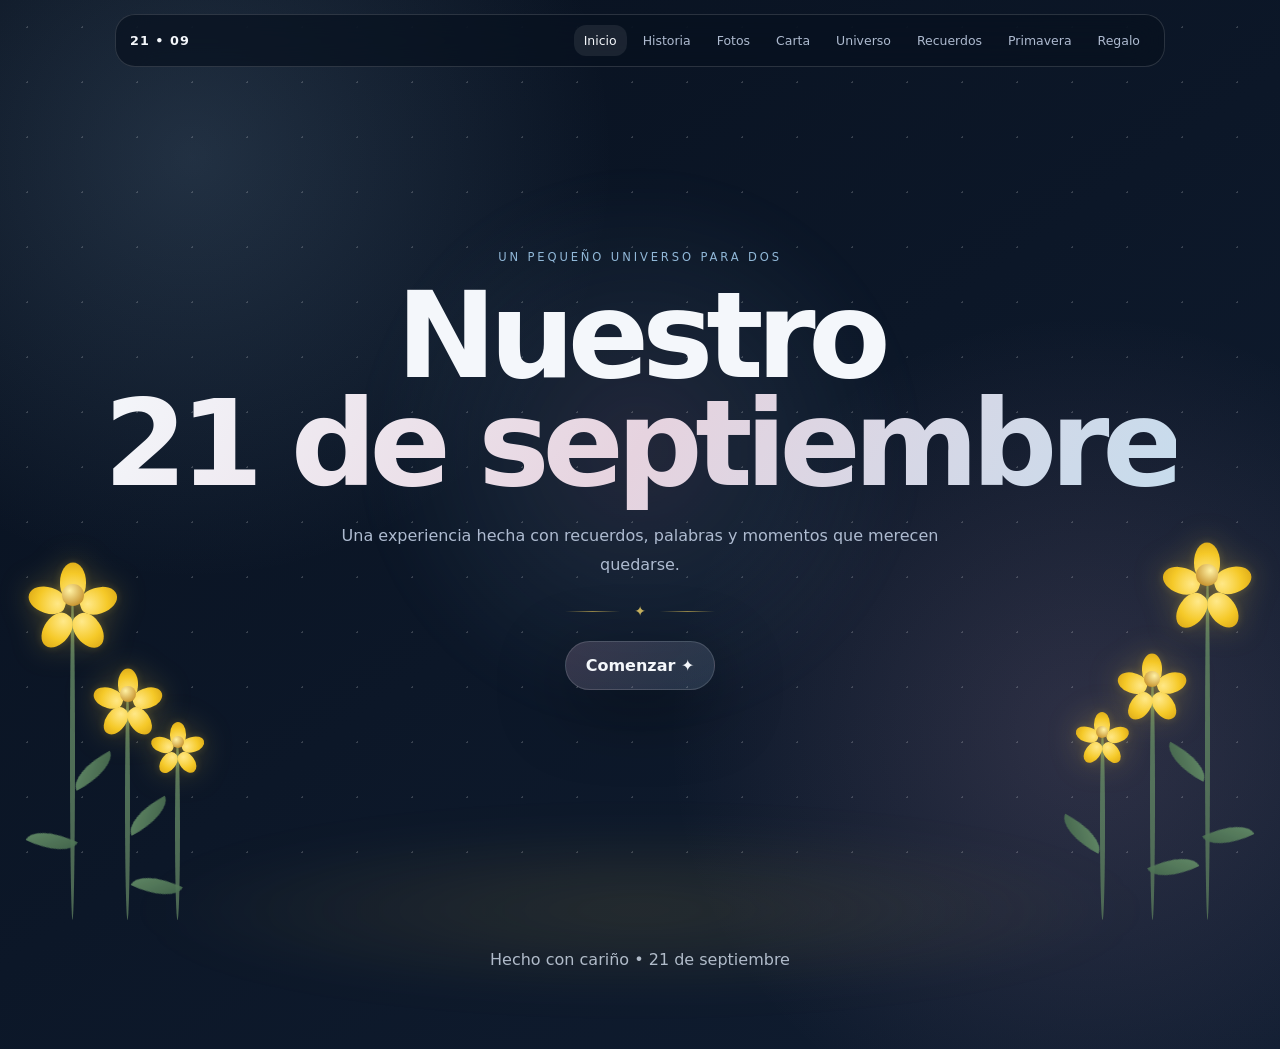
<file: regalo_21_septiembre/index.html>
<!doctype html>
<html lang="es">

<head>
    <meta charset="utf-8">
    <meta name="viewport" content="width=device-width,initial-scale=1">

    <title>Nuestro 21 de septiembre</title>

    <link rel="stylesheet" href="css/style.css">
</head>

<body>

    <nav class="nav">
        <a class="brand" href="index.html">21 • 09</a>

        <div class="navlinks">
            <a class="active" href="index.html">Inicio</a>
            <a href="historia.html">Historia</a>
            <a href="galeria.html">Fotos</a>
            <a href="carta.html">Carta</a>
            <a href="universo.html">Universo</a>
            <a href="recuerdos.html">Recuerdos</a>
            <a href="primavera.html">Primavera</a>
            <a href="final.html">Regalo</a>
        </div>
    </nav>


    <main>

        <section class="hero">

            <!-- Resplandor detrás del contenido -->
            <div class="hero-glow"></div>


            <!-- FLORES LADO IZQUIERDO -->

            <div class="flowers flowers-left">

                <div class="flower-stem stem-1">
                    <div class="leaf leaf-1"></div>
                    <div class="leaf leaf-2"></div>

                    <div class="flower-head">
                        <span class="petal p1"></span>
                        <span class="petal p2"></span>
                        <span class="petal p3"></span>
                        <span class="petal p4"></span>
                        <span class="petal p5"></span>
                        <span class="flower-center"></span>
                    </div>
                </div>


                <div class="flower-stem stem-2">

                    <div class="leaf leaf-1"></div>

                    <div class="flower-head small">
                        <span class="petal p1"></span>
                        <span class="petal p2"></span>
                        <span class="petal p3"></span>
                        <span class="petal p4"></span>
                        <span class="petal p5"></span>
                        <span class="flower-center"></span>
                    </div>

                </div>


                <div class="flower-stem stem-3">

                    <div class="leaf leaf-2"></div>

                    <div class="flower-head tiny">
                        <span class="petal p1"></span>
                        <span class="petal p2"></span>
                        <span class="petal p3"></span>
                        <span class="petal p4"></span>
                        <span class="petal p5"></span>
                        <span class="flower-center"></span>
                    </div>

                </div>

            </div>



            <!-- FLORES LADO DERECHO -->

            <div class="flowers flowers-right">

                <div class="flower-stem stem-4">

                    <div class="leaf leaf-1"></div>
                    <div class="leaf leaf-2"></div>

                    <div class="flower-head">
                        <span class="petal p1"></span>
                        <span class="petal p2"></span>
                        <span class="petal p3"></span>
                        <span class="petal p4"></span>
                        <span class="petal p5"></span>
                        <span class="flower-center"></span>
                    </div>

                </div>


                <div class="flower-stem stem-5">

                    <div class="leaf leaf-2"></div>

                    <div class="flower-head small">
                        <span class="petal p1"></span>
                        <span class="petal p2"></span>
                        <span class="petal p3"></span>
                        <span class="petal p4"></span>
                        <span class="petal p5"></span>
                        <span class="flower-center"></span>
                    </div>

                </div>


                <div class="flower-stem stem-6">

                    <div class="leaf leaf-1"></div>

                    <div class="flower-head tiny">
                        <span class="petal p1"></span>
                        <span class="petal p2"></span>
                        <span class="petal p3"></span>
                        <span class="petal p4"></span>
                        <span class="petal p5"></span>
                        <span class="flower-center"></span>
                    </div>

                </div>

            </div>



            <!-- PÉTALOS QUE FLOTAN -->

            <div class="floating-petals" aria-hidden="true">

                <span class="floating-petal fp1">✦</span>
                <span class="floating-petal fp2">•</span>
                <span class="floating-petal fp3">✦</span>
                <span class="floating-petal fp4">•</span>
                <span class="floating-petal fp5">✦</span>
                <span class="floating-petal fp6">•</span>

            </div>



            <!-- CONTENIDO PRINCIPAL -->

            <div class="hero-content">

                <div class="eyebrow">
                    Un pequeño universo para dos
                </div>

                <h1>
                    Nuestro<br>
                    <span>21 de septiembre</span>
                </h1>

                <p>
                    Una experiencia hecha con recuerdos, palabras
                    y momentos que merecen quedarse.
                </p>


                <!-- PEQUEÑO DETALLE -->

                <div class="spring-symbol">
                    <span></span>
                    <i>✦</i>
                    <span></span>
                </div>


                <a class="btn" href="historia.html">
                    Comenzar ✦
                </a>

            </div>


            <!-- BRILLO INFERIOR -->

            <div class="ground-glow"></div>

        </section>

    </main>


    <footer>
        Hecho con cariño • 21 de septiembre
    </footer>


    <script src="js/script.js"></script>

</body>
</html>
</file>
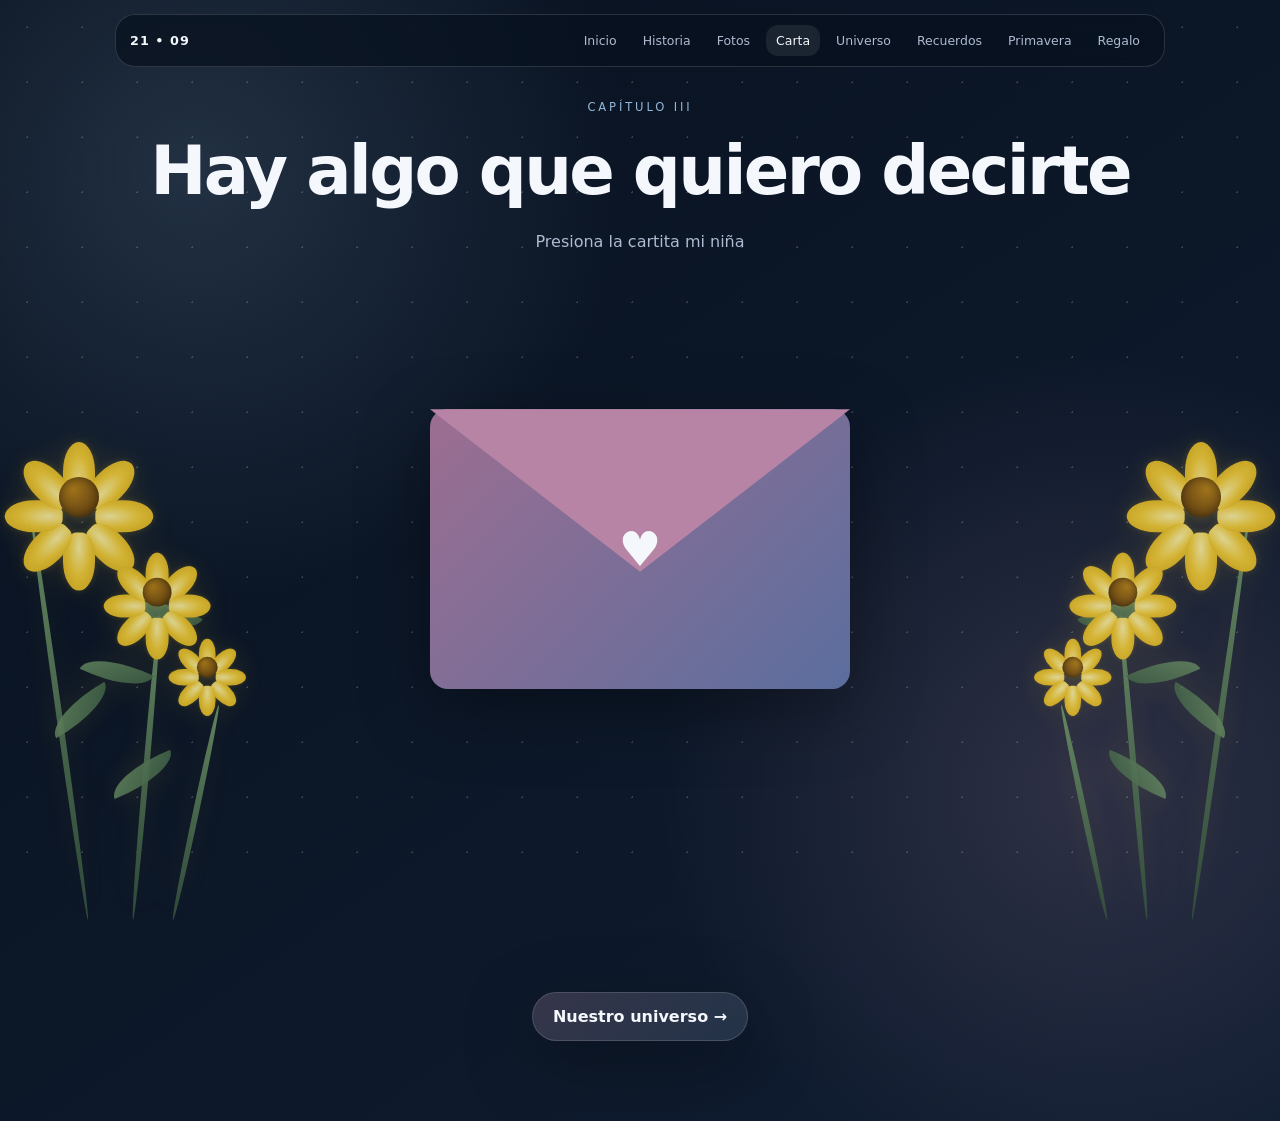
<file: regalo_21_septiembre/carta.html>
<!doctype html>
<html lang="es">

<head>
    <meta charset="utf-8">
    <meta name="viewport" content="width=device-width,initial-scale=1">

    <title>Una carta para ti</title>

    <link rel="stylesheet" href="css/style.css">
</head>

<body>

    <nav class="nav">

        <a class="brand" href="index.html">
            21 • 09
        </a>

        <div class="navlinks">
            <a href="index.html">Inicio</a>
            <a href="historia.html">Historia</a>
            <a href="galeria.html">Fotos</a>
            <a class="active" href="carta.html">Carta</a>
            <a href="universo.html">Universo</a>
            <a href="recuerdos.html">Recuerdos</a>
            <a href="primavera.html">Primavera</a>
            <a href="final.html">Regalo</a>
        </div>

    </nav>


    <!-- =====================================================
         ARREGLO FLORAL IZQUIERDO
         ===================================================== -->

    <div class="letter-garden garden-left">

        <div class="garden-stem gs1"></div>
        <div class="garden-stem gs2"></div>
        <div class="garden-stem gs3"></div>

        <div class="garden-leaf gl1"></div>
        <div class="garden-leaf gl2"></div>
        <div class="garden-leaf gl3"></div>
        <div class="garden-leaf gl4"></div>

        <div class="sunflower flower1">
            <span class="sf-petal p1"></span>
            <span class="sf-petal p2"></span>
            <span class="sf-petal p3"></span>
            <span class="sf-petal p4"></span>
            <span class="sf-petal p5"></span>
            <span class="sf-petal p6"></span>
            <span class="sf-petal p7"></span>
            <span class="sf-petal p8"></span>
            <b></b>
        </div>

        <div class="sunflower flower2 small-flower">
            <span class="sf-petal p1"></span>
            <span class="sf-petal p2"></span>
            <span class="sf-petal p3"></span>
            <span class="sf-petal p4"></span>
            <span class="sf-petal p5"></span>
            <span class="sf-petal p6"></span>
            <span class="sf-petal p7"></span>
            <span class="sf-petal p8"></span>
            <b></b>
        </div>

        <div class="sunflower flower3 tiny-flower">
            <span class="sf-petal p1"></span>
            <span class="sf-petal p2"></span>
            <span class="sf-petal p3"></span>
            <span class="sf-petal p4"></span>
            <span class="sf-petal p5"></span>
            <span class="sf-petal p6"></span>
            <span class="sf-petal p7"></span>
            <span class="sf-petal p8"></span>
            <b></b>
        </div>

    </div>


    <!-- =====================================================
         ARREGLO FLORAL DERECHO
         ===================================================== -->

    <div class="letter-garden garden-right">

        <div class="garden-stem gs1"></div>
        <div class="garden-stem gs2"></div>
        <div class="garden-stem gs3"></div>

        <div class="garden-leaf gl1"></div>
        <div class="garden-leaf gl2"></div>
        <div class="garden-leaf gl3"></div>
        <div class="garden-leaf gl4"></div>

        <div class="sunflower flower1">
            <span class="sf-petal p1"></span>
            <span class="sf-petal p2"></span>
            <span class="sf-petal p3"></span>
            <span class="sf-petal p4"></span>
            <span class="sf-petal p5"></span>
            <span class="sf-petal p6"></span>
            <span class="sf-petal p7"></span>
            <span class="sf-petal p8"></span>
            <b></b>
        </div>

        <div class="sunflower flower2 small-flower">
            <span class="sf-petal p1"></span>
            <span class="sf-petal p2"></span>
            <span class="sf-petal p3"></span>
            <span class="sf-petal p4"></span>
            <span class="sf-petal p5"></span>
            <span class="sf-petal p6"></span>
            <span class="sf-petal p7"></span>
            <span class="sf-petal p8"></span>
            <b></b>
        </div>

        <div class="sunflower flower3 tiny-flower">
            <span class="sf-petal p1"></span>
            <span class="sf-petal p2"></span>
            <span class="sf-petal p3"></span>
            <span class="sf-petal p4"></span>
            <span class="sf-petal p5"></span>
            <span class="sf-petal p6"></span>
            <span class="sf-petal p7"></span>
            <span class="sf-petal p8"></span>
            <b></b>
        </div>

    </div>


    <section>

        <div class="container center">

            <div class="eyebrow">
                Capítulo III
            </div>

            <h2>
                Hay algo que quiero decirte
            </h2>

            <p>
                Presiona la cartita mi niña
            </p>


            <!-- SOBRE -->

            <div class="envelope-wrap">

                <div class="envelope">

                    <div class="env-body"></div>

                    <div class="env-flap"></div>

                    <div class="env-heart">
                        ♥
                    </div>

                </div>

            </div>


            <!-- CARTA -->

            <div class="letter-hidden">

                <article class="letter">

                    <p>
                        Querida <strong>Aracely</strong>:
                    </p>

                    <p>
                        Mi niña preciosa, mi yukosita, gracias por todo.
                        Hoy acaba todo en mi pecho, pero también inicia algo nuevo.
                        Ambos conseguimos algo, un amor verdadero aunque no fuera
                        por siempre. Aun así disfruté todos los días contigo,
                        cada llamada de amanecida, cada mensaje de buenos días
                        y buenas noches, cada pelea y cada beso, cada abrazo
                        y cada te amo, yo te amo y no cambiará.
                    </p>

                    <p>
                        Siempre tenés que cuidarte, no todas las personas pueden
                        llegar a ser como tú. Cuida tus sentimientos como tu cuerpo,
                        siempre mantente tranquila. Tu corazoncito te dolerá,
                        nunca tomes malas decisiones.
                    </p>

                    <p>
                        Mi niña, cuidate, come bien, toma agüita, ¡desayuna!!!
                        y siempre mantente con pensamientos buenos.
                        No tenés que hacerte daño, tampoco llorar por tonterías,
                        siempre una sonrisa mi niña.
                    </p>

                    <p>
                        Con cariño,<br>
                        <strong>Tu niño, Tu ex el pelón jsjsj</strong>
                    </p>

                </article>

            </div>

        </div>

    </section>


    <footer>

        <a class="btn" href="universo.html">
            Nuestro universo →
        </a>

    </footer>


    <script src="js/script.js"></script>

</body>
</html>
</file>
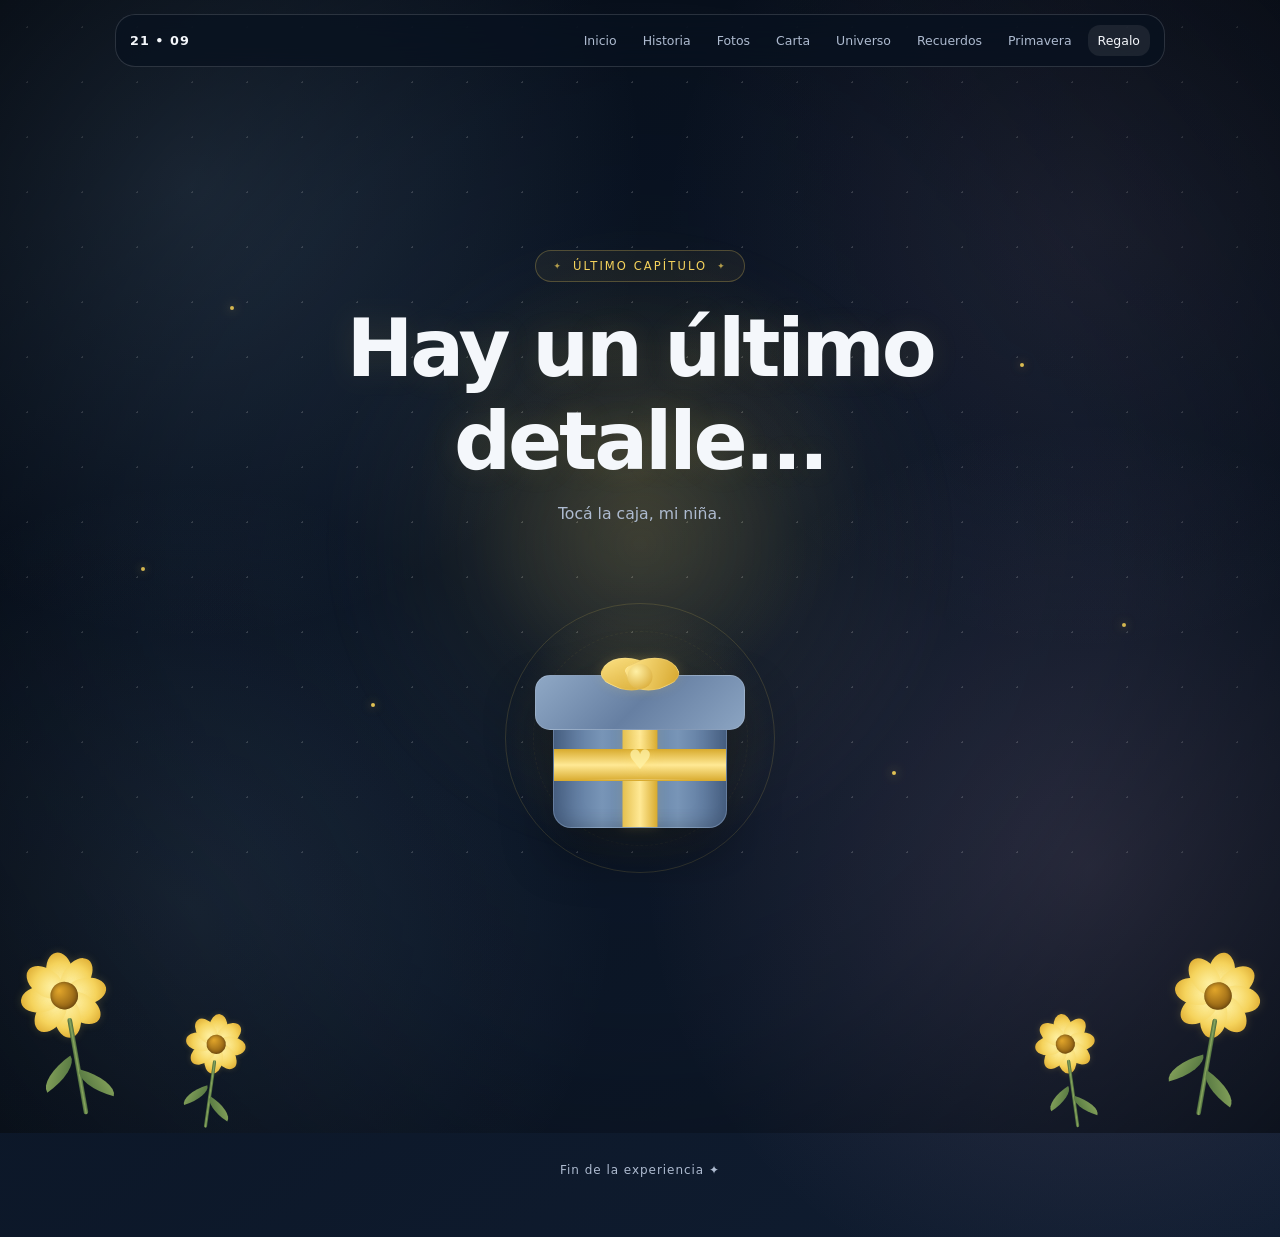
<file: regalo_21_septiembre/final.html>
<!doctype html>
<html lang="es">

<head>

    <meta charset="utf-8">

    <meta name="viewport"
          content="width=device-width,initial-scale=1">

    <title>Tu regalo</title>

    <link rel="stylesheet"
          href="css/style.css">


    <style>

                /* =========================================================
           FINAL — EXPERIENCIA DE CIERRE
        ========================================================= */

                .final-page {
                    position: relative;
                    min-height: 100svh;
                    overflow: hidden;
                    background: radial-gradient( circle at 50% 42%, rgba(245,211,92,.12), transparent 25% ), radial-gradient( circle at 15% 80%, rgba(145,184,216,.12), transparent 30% ), radial-gradient( circle at 85% 20%, rgba(216,167,200,.10), transparent 30% );
                }


                    /* =========================================================
           CAPA DE PROFUNDIDAD
        ========================================================= */

                    .final-page::before {
                        content: "";
                        position: absolute;
                        inset: 0;
                        pointer-events: none;
                        background: radial-gradient( circle at center, transparent 0%, rgba(0,0,0,.12) 55%, rgba(0,0,0,.45) 100% );
                        z-index: 1;
                    }


                /* =========================================================
           LUZ CENTRAL
        ========================================================= */

                .final-light {
                    position: absolute;
                    width: 650px;
                    height: 650px;
                    left: 50%;
                    top: 48%;
                    transform: translate(-50%,-50%);
                    border-radius: 50%;
                    background: radial-gradient( circle, rgba(255,220,100,.13), rgba(255,220,100,.04) 35%, transparent 70% );
                    filter: blur(5px);
                    pointer-events: none;
                    animation: finalLight 5s ease-in-out infinite;
                    z-index: 2;
                }


                @keyframes finalLight {

                    0%,100% {
                        transform: translate(-50%,-50%) scale(1);
                        opacity: .65;
                    }

                    50% {
                        transform: translate(-50%,-50%) scale(1.16);
                        opacity: 1;
                    }
                }


                /* =========================================================
           CONTENIDO
        ========================================================= */

                .final-content {
                    position: relative;
                    z-index: 20;
                    text-align: center;
                    padding: 150px 20px 100px;
                    max-width: 900px;
                    margin: auto;
                }


                    .final-content h2 {
                        margin-bottom: 12px;
                        font-size: clamp(2.4rem,8vw,5rem);
                        text-shadow: 0 0 30px rgba(245,211,92,.10);
                    }


                .final-subtitle {
                    max-width: 600px;
                    margin: 0 auto 45px;
                    font-size: .98rem;
                }


                /* =========================================================
           ETIQUETA
        ========================================================= */

                .final-label {
                    display: inline-flex;
                    align-items: center;
                    gap: 10px;
                    padding: 8px 17px;
                    margin-bottom: 20px;
                    border-radius: 999px;
                    border: 1px solid rgba(245,211,92,.25);
                    background: rgba(245,211,92,.05);
                    color: #f5d35c;
                    font-size: .72rem;
                    letter-spacing: .18em;
                    text-transform: uppercase;
                }


                    .final-label::before,
                    .final-label::after {
                        content: "✦";
                        font-size: .55rem;
                        opacity: .7;
                    }


                /* =========================================================
           ESCENA DEL REGALO
        ========================================================= */

                .gift-scene {
                    position: relative;
                    width: 330px;
                    height: 330px;
                    margin: 0 auto 30px;
                    display: flex;
                    align-items: center;
                    justify-content: center;
                }


                /* =========================================================
           AURA
        ========================================================= */

                .gift-aura {
                    position: absolute;
                    width: 280px;
                    height: 280px;
                    border-radius: 50%;
                    background: radial-gradient( circle, rgba(245,211,92,.15), transparent 68% );
                    animation: auraPulse 4s ease-in-out infinite;
                }


                @keyframes auraPulse {

                    0%,100% {
                        transform: scale(.9);
                        opacity: .5;
                    }

                    50% {
                        transform: scale(1.12);
                        opacity: 1;
                    }
                }


                /* =========================================================
           ANILLOS MAGICOS
        ========================================================= */

                .gift-ring {
                    position: absolute;
                    border: 1px solid rgba(245,211,92,.15);
                    border-radius: 50%;
                    pointer-events: none;
                }


                .ring-1 {
                    width: 270px;
                    height: 270px;
                    animation: ringRotate 18s linear infinite;
                }


                .ring-2 {
                    width: 215px;
                    height: 215px;
                    border-style: dashed;
                    opacity: .35;
                    animation: ringRotateReverse 24s linear infinite;
                }


                @keyframes ringRotate {

                    to {
                        transform: rotate(360deg);
                    }
                }


                @keyframes ringRotateReverse {

                    to {
                        transform: rotate(-360deg);
                    }
                }


                /* =========================================================
           CAJA
        ========================================================= */

                .final-gift {
                    position: relative;
                    width: 210px;
                    height: 180px;
                    cursor: pointer;
                    z-index: 10;
                    filter: drop-shadow( 0 25px 25px rgba(0,0,0,.35) );
                    transition: transform .5s ease;
                }


                    .final-gift:hover {
                        transform: translateY(-7px) scale(1.02);
                    }


                /* =========================================================
           CUERPO
        ========================================================= */

                .final-gift-box {
                    position: absolute;
                    left: 18px;
                    right: 18px;
                    bottom: 0;
                    height: 125px;
                    border-radius: 0 0 18px 18px;
                    background: linear-gradient( 90deg, #506b91 0%, #7895b7 28%, #617fa4 50%, #7895b7 72%, #506b91 100% );
                    border: 1px solid rgba(255,255,255,.12);
                    box-shadow: inset 12px 0 20px rgba(0,0,0,.12), inset -12px 0 20px rgba(0,0,0,.12);
                }


                /* =========================================================
           FRANJA VERTICAL
        ========================================================= */

                .final-ribbon-v {
                    position: absolute;
                    width: 35px;
                    top: 0;
                    bottom: 0;
                    left: 50%;
                    transform: translateX(-50%);
                    background: linear-gradient( 90deg, #e5c04e, #ffe995, #d8aa2d );
                    box-shadow: 0 0 12px rgba(245,211,92,.18);
                    z-index: 3;
                }


                /* =========================================================
           FRANJA HORIZONTAL
        ========================================================= */

                .final-ribbon-h {
                    position: absolute;
                    left: 0;
                    right: 0;
                    top: 45px;
                    height: 32px;
                    background: linear-gradient( 180deg, #d8aa2d, #ffe995, #d8aa2d );
                    z-index: 4;
                }


                /* =========================================================
           TAPA
        ========================================================= */

                .final-gift-lid {
                    position: absolute;
                    left: 0;
                    right: 0;
                    top: 27px;
                    height: 55px;
                    border-radius: 15px;
                    background: linear-gradient( 135deg, #8fa8c5, #667fa2, #8ba4c2 );
                    border: 1px solid rgba(255,255,255,.16);
                    z-index: 8;
                    transform-origin: center bottom;
                    transition: transform 1s cubic-bezier(.2,.8,.2,1), top 1s ease;
                }


                /* =========================================================
           TAPA ABIERTA
        ========================================================= */

                .final-gift.open .final-gift-lid {
                    transform: translateY(-115px) rotate(-7deg);
                }


                /* =========================================================
           BRILLO DE LA CAJA
        ========================================================= */

                .gift-shine {
                    position: absolute;
                    left: 30px;
                    right: 30px;
                    top: 75px;
                    height: 1px;
                    background: linear-gradient( 90deg, transparent, rgba(255,255,255,.55), transparent );
                    opacity: .5;
                    z-index: 9;
                }


                /* =========================================================
           MOÑO
        ========================================================= */

                .final-bow {
                    position: absolute;
                    left: 50%;
                    top: 3px;
                    transform: translateX(-50%);
                    width: 75px;
                    height: 50px;
                    z-index: 15;
                }


                .final-bow-left,
                .final-bow-right {
                    position: absolute;
                    width: 50px;
                    height: 35px;
                    top: 5px;
                    background: linear-gradient( 135deg, #ffe68b, #d6a72e );
                    border: 1px solid rgba(255,255,255,.12);
                    box-shadow: 0 0 12px rgba(245,211,92,.18);
                }


                .final-bow-left {
                    left: 0;
                    border-radius: 80% 20% 70% 30%;
                    transform: rotate(25deg);
                }


                .final-bow-right {
                    right: 0;
                    border-radius: 20% 80% 30% 70%;
                    transform: rotate(-25deg);
                }


                .final-bow-center {
                    position: absolute;
                    width: 25px;
                    height: 25px;
                    left: 25px;
                    top: 13px;
                    border-radius: 50%;
                    background: radial-gradient( circle at 35% 30%, #fff0a5, #d39f24 );
                    z-index: 4;
                }


                /* =========================================================
           CORAZON EN LA CAJA
        ========================================================= */

                .gift-heart {
                    position: absolute;
                    left: 50%;
                    top: 96px;
                    transform: translateX(-50%);
                    font-size: 27px;
                    color: #fff1a3;
                    opacity: .8;
                    z-index: 10;
                    text-shadow: 0 0 15px rgba(255,220,100,.5);
                    transition: opacity .5s;
                }


                .final-gift.open .gift-heart {
                    opacity: 0;
                }


                /* =========================================================
           MENSAJE OCULTO
        ========================================================= */

                .gift-message {
                    display: none;
                    position: relative;
                    z-index: 30;
                    max-width: 760px;
                    margin: 20px auto 0;
                    padding: 45px 35px;
                    border: 1px solid rgba(245,211,92,.18);
                    border-radius: 30px;
                    background: linear-gradient( 145deg, rgba(255,255,255,.08), rgba(255,255,255,.035) );
                    backdrop-filter: blur(18px);
                    box-shadow: 0 30px 100px rgba(0,0,0,.35);
                }


                    .gift-message.show {
                        display: block;
                        animation: finalReveal 1.3s cubic-bezier(.2,.8,.2,1);
                    }


                @keyframes finalReveal {

                    from {
                        opacity: 0;
                        transform: translateY(40px) scale(.96);
                        filter: blur(8px);
                    }

                    to {
                        opacity: 1;
                        transform: translateY(0) scale(1);
                        filter: blur(0);
                    }
                }


                /* =========================================================
           CORAZON GRANDE
        ========================================================= */

                .final-heart {
                    font-size: 3rem;
                    color: #f5d35c;
                    margin-bottom: 15px;
                    text-shadow: 0 0 25px rgba(245,211,92,.4);
                    animation: heartPulse 2.5s ease-in-out infinite;
                }


                @keyframes heartPulse {

                    0%,100% {
                        transform: scale(1);
                    }

                    50% {
                        transform: scale(1.08);
                    }
                }


                /* =========================================================
           TEXTO FINAL
        ========================================================= */

                .final-message-text {
                    max-width: 650px;
                    margin: 0 auto;
                }


                    .final-message-text p {
                        margin-bottom: 20px;
                        line-height: 1.9;
                    }


                .final-signature {
                    margin-top: 30px;
                    color: #f5d35c;
                    letter-spacing: .12em;
                    font-size: .85rem;
                }


                /* =========================================================
           FOTO FINAL
        ========================================================= */

                .final-photo {
                    margin-top: 35px;
                    position: relative;
                }


                    .final-photo img {
                        display: block;
                        width: 100%;
                        max-width: 700px;
                        margin: auto;
                        border-radius: 25px;
                        border: 1px solid rgba(245,211,92,.2);
                        box-shadow: 0 25px 70px rgba(0,0,0,.4);
                        transition: transform .5s ease;
                    }


                        .final-photo img:hover {
                            transform: scale(1.015);
                        }


                    .final-photo::before {
                        content: "";
                        position: absolute;
                        inset: -8px;
                        border-radius: 31px;
                        border: 1px solid rgba(245,211,92,.08);
                        pointer-events: none;
                    }


                /* =========================================================
           FLORES DEL JARDIN
        ========================================================= */

                .final-flower {
                    position: absolute;
                    width: 90px;
                    height: 145px;
                    z-index: 7;
                    pointer-events: none;
                }


                /* CABEZA */

                .final-flower-head {
                    position: absolute;
                    width: 65px;
                    height: 65px;
                    left: 13px;
                    top: 0;
                }


                /* PETALOS */

                .final-petal {
                    position: absolute;
                    width: 23px;
                    height: 35px;
                    left: 21px;
                    top: 15px;
                    border-radius: 50% 50% 45% 45%;
                    background: radial-gradient( circle at 50% 75%, #fff4aa, #f5d35c 60%, #dca92f );
                    transform-origin: 11.5px 17.5px;
                    box-shadow: 0 0 8px rgba(245,211,92,.18);
                }


                /* 8 PETALOS */

                .fp01 {
                    transform: rotate(0deg) translateY(-20px);
                }

                .fp02 {
                    transform: rotate(45deg) translateY(-20px);
                }

                .fp03 {
                    transform: rotate(90deg) translateY(-20px);
                }

                .fp04 {
                    transform: rotate(135deg) translateY(-20px);
                }

                .fp05 {
                    transform: rotate(180deg) translateY(-20px);
                }

                .fp06 {
                    transform: rotate(225deg) translateY(-20px);
                }

                .fp07 {
                    transform: rotate(270deg) translateY(-20px);
                }

                .fp08 {
                    transform: rotate(315deg) translateY(-20px);
                }


                /* CENTRO */

                .final-flower-center {
                    position: absolute;
                    width: 24px;
                    height: 24px;
                    left: 20.5px;
                    top: 20.5px;
                    border-radius: 50%;
                    background: radial-gradient( circle at 35% 30%, #e1a52a, #71470b );
                    z-index: 10;
                    box-shadow: inset 0 0 5px rgba(0,0,0,.4), 0 0 8px rgba(245,211,92,.2);
                }


                /* TALLO */

                .final-flower-stem {
                    position: absolute;
                    width: 4px;
                    height: 85px;
                    left: 45px;
                    top: 53px;
                    border-radius: 20px;
                    background: linear-gradient( to right, #45653a, #88a65d, #45653a );
                }


                /* HOJAS */

                .final-leaf {
                    position: absolute;
                    width: 35px;
                    height: 15px;
                    border-radius: 100% 0 100% 0;
                    background: linear-gradient( 135deg, #91ad61, #496c3b );
                }


                    .final-leaf.left {
                        left: 12px;
                        top: 92px;
                        transform: rotate(-25deg);
                    }


                    .final-leaf.right {
                        left: 43px;
                        top: 105px;
                        transform: rotate(25deg) scaleX(-1);
                    }


                /* =========================================================
           POSICIONES FLORES
        ========================================================= */

                .final-flower-1 {
                    left: 2%;
                    bottom: 20px;
                    transform: rotate(-10deg) scale(1.15);
                }


                .final-flower-2 {
                    left: 13%;
                    bottom: -15px;
                    transform: rotate(8deg) scale(.8);
                }


                .final-flower-3 {
                    right: 2%;
                    bottom: 20px;
                    transform: rotate(10deg) scale(1.15);
                }


                .final-flower-4 {
                    right: 13%;
                    bottom: -15px;
                    transform: rotate(-8deg) scale(.8);
                }


                /* =========================================================
           PARTICULAS
        ========================================================= */

                .final-particle {
                    position: absolute;
                    width: 4px;
                    height: 4px;
                    border-radius: 50%;
                    background: #f5d35c;
                    box-shadow: 0 0 10px rgba(245,211,92,.6);
                    pointer-events: none;
                    animation: particlePulse 3s ease-in-out infinite;
                }


                .particle-1 {
                    left: 18%;
                    top: 27%;
                }

                .particle-2 {
                    left: 29%;
                    top: 62%;
                    animation-delay: 1s;
                }

                .particle-3 {
                    right: 20%;
                    top: 32%;
                    animation-delay: 2s;
                }

                .particle-4 {
                    right: 30%;
                    top: 68%;
                    animation-delay: .5s;
                }

                .particle-5 {
                    left: 11%;
                    top: 50%;
                    animation-delay: 1.5s;
                }

                .particle-6 {
                    right: 12%;
                    top: 55%;
                    animation-delay: 2.5s;
                }


                @keyframes particlePulse {

                    0%,100% {
                        opacity: .15;
                        transform: scale(.6);
                    }

                    50% {
                        opacity: .8;
                        transform: scale(1.5);
                    }
                }


                /* =========================================================
           PEQUEÑOS PETALOS
        ========================================================= */

                .final-floating-petal {
                    position: absolute;
                    width: 9px;
                    height: 16px;
                    border-radius: 70% 30% 70% 30%;
                    background: #f5d35c;
                    opacity: .3;
                    pointer-events: none;
                    animation: finalPetal 12s linear infinite;
                }


                .ffp1 {
                    left: 10%;
                    top: -20px;
                }

                .ffp2 {
                    left: 35%;
                    top: -40px;
                    animation-delay: 3s;
                }

                .ffp3 {
                    left: 60%;
                    top: -20px;
                    animation-delay: 6s;
                }

                .ffp4 {
                    left: 82%;
                    top: -50px;
                    animation-delay: 2s;
                }


                @keyframes finalPetal {

                    0% {
                        transform: translateY(0) rotate(0deg);
                        opacity: 0;
                    }

                    15% {
                        opacity: .35;
                    }

                    85% {
                        opacity: .2;
                    }

                    100% {
                        transform: translateY(110vh) translateX(90px) rotate(360deg);
                        opacity: 0;
                    }
                }


                /* =========================================================
           FRASE FINAL
        ========================================================= */

                .final-end {
                    margin-top: 40px;
                    padding-top: 25px;
                    border-top: 1px solid rgba(255,255,255,.08);
                    color: var(--muted);
                    font-size: .82rem;
                    letter-spacing: .08em;
                }


                /* =========================================================
           FOOTER
        ========================================================= */

                .final-footer {
                    position: relative;
                    z-index: 20;
                    text-align: center;
                    padding: 30px 20px 60px;
                    color: var(--muted);
                    font-size: .75rem;
                    letter-spacing: .08em;
                }


                /* =========================================================
           CELULAR
        ========================================================= */

                @media(max-width:700px) {

                    .final-content {
                        padding: 135px 15px 70px;
                    }


                        .final-content h2 {
                            font-size: clamp(2.1rem,10vw,3.5rem);
                        }


                    .final-subtitle {
                        font-size: .85rem;
                        margin-bottom: 30px;
                    }


                    .gift-scene {
                        width: 290px;
                        height: 290px;
                    }


                    .final-gift {
                        transform: scale(.88);
                    }


                        .final-gift:hover {
                            transform: translateY(-5px) scale(.91);
                        }


                    .gift-message {
                        padding: 32px 20px;
                        border-radius: 25px;
                    }


                        .gift-message h2 {
                            font-size: 2.5rem;
                        }


                    .final-message-text p {
                        font-size: .85rem;
                        line-height: 1.8;
                    }


                    .final-photo img {
                        border-radius: 18px;
                    }


                    .final-light {
                        width: 420px;
                        height: 420px;
                    }


                    .ring-1 {
                        width: 245px;
                        height: 245px;
                    }


                    .ring-2 {
                        width: 195px;
                        height: 195px;
                    }


                    /* FLORES */

                    .final-flower-1 {
                        left: -35px;
                        bottom: 5px;
                        transform: rotate(-10deg) scale(.72);
                    }


                    .final-flower-2 {
                        left: -30px;
                        bottom: -25px;
                        transform: rotate(8deg) scale(.55);
                    }


                    .final-flower-3 {
                        right: -35px;
                        bottom: 5px;
                        transform: rotate(10deg) scale(.72);
                    }


                    .final-flower-4 {
                        right: -30px;
                        bottom: -25px;
                        transform: rotate(-8deg) scale(.55);
                    }


                    .particle-1,
                    .particle-2,
                    .particle-3,
                    .particle-4,
                    .particle-5,
                    .particle-6 {
                        opacity: .25;
                    }
                }


                /* =========================================================
           CELULARES PEQUEÑOS
        ========================================================= */

                @media(max-width:400px) {

                    .final-content {
                        padding-top: 125px;
                    }


                        .final-content h2 {
                            font-size: 2rem;
                        }


                    .final-subtitle {
                        font-size: .78rem;
                    }


                    .gift-scene {
                        width: 260px;
                        height: 260px;
                    }


                    .final-gift {
                        transform: scale(.76);
                    }


                        .final-gift:hover {
                            transform: translateY(-4px) scale(.78);
                        }


                    .final-flower-1,
                    .final-flower-3 {
                        transform: scale(.58);
                    }


                    .final-flower-2,
                    .final-flower-4 {
                        transform: scale(.45);
                    }
                }
    </style>

</head>


<body>


    <!-- =====================================================
         NAVEGACION
    ====================================================== -->

    <nav class="nav">

        <a class="brand"
           href="index.html">
            21 • 09
        </a>


        <div class="navlinks">

            <a href="index.html">
                Inicio
            </a>

            <a href="historia.html">
                Historia
            </a>

            <a href="galeria.html">
                Fotos
            </a>

            <a href="carta.html">
                Carta
            </a>

            <a href="universo.html">
                Universo
            </a>

            <a href="recuerdos.html">
                Recuerdos
            </a>

            <a href="primavera.html">
                Primavera
            </a>

            <a class="active"
               href="final.html">
                Regalo
            </a>

        </div>

    </nav>



    <!-- =====================================================
         PAGINA FINAL
    ====================================================== -->

    <section class="final-page">


        <!-- LUZ -->

        <div class="final-light"></div>



        <!-- PARTICULAS -->

        <span class="final-particle particle-1"></span>
        <span class="final-particle particle-2"></span>
        <span class="final-particle particle-3"></span>
        <span class="final-particle particle-4"></span>
        <span class="final-particle particle-5"></span>
        <span class="final-particle particle-6"></span>



        <!-- PETALOS -->

        <span class="final-floating-petal ffp1"></span>
        <span class="final-floating-petal ffp2"></span>
        <span class="final-floating-petal ffp3"></span>
        <span class="final-floating-petal ffp4"></span>



        <!-- =================================================
             FLORES
        ================================================== -->


        <div class="final-flower final-flower-1">

            <div class="final-flower-head">

                <span class="final-petal fp01"></span>
                <span class="final-petal fp02"></span>
                <span class="final-petal fp03"></span>
                <span class="final-petal fp04"></span>
                <span class="final-petal fp05"></span>
                <span class="final-petal fp06"></span>
                <span class="final-petal fp07"></span>
                <span class="final-petal fp08"></span>

                <span class="final-flower-center"></span>

            </div>

            <span class="final-flower-stem"></span>

            <span class="final-leaf left"></span>
            <span class="final-leaf right"></span>

        </div>



        <div class="final-flower final-flower-2">

            <div class="final-flower-head">

                <span class="final-petal fp01"></span>
                <span class="final-petal fp02"></span>
                <span class="final-petal fp03"></span>
                <span class="final-petal fp04"></span>
                <span class="final-petal fp05"></span>
                <span class="final-petal fp06"></span>
                <span class="final-petal fp07"></span>
                <span class="final-petal fp08"></span>

                <span class="final-flower-center"></span>

            </div>

            <span class="final-flower-stem"></span>

            <span class="final-leaf left"></span>
            <span class="final-leaf right"></span>

        </div>



        <div class="final-flower final-flower-3">

            <div class="final-flower-head">

                <span class="final-petal fp01"></span>
                <span class="final-petal fp02"></span>
                <span class="final-petal fp03"></span>
                <span class="final-petal fp04"></span>
                <span class="final-petal fp05"></span>
                <span class="final-petal fp06"></span>
                <span class="final-petal fp07"></span>
                <span class="final-petal fp08"></span>

                <span class="final-flower-center"></span>

            </div>

            <span class="final-flower-stem"></span>

            <span class="final-leaf left"></span>
            <span class="final-leaf right"></span>

        </div>



        <div class="final-flower final-flower-4">

            <div class="final-flower-head">

                <span class="final-petal fp01"></span>
                <span class="final-petal fp02"></span>
                <span class="final-petal fp03"></span>
                <span class="final-petal fp04"></span>
                <span class="final-petal fp05"></span>
                <span class="final-petal fp06"></span>
                <span class="final-petal fp07"></span>
                <span class="final-petal fp08"></span>

                <span class="final-flower-center"></span>

            </div>

            <span class="final-flower-stem"></span>

            <span class="final-leaf left"></span>
            <span class="final-leaf right"></span>

        </div>



        <!-- =================================================
             CONTENIDO
        ================================================== -->

        <div class="final-content">


            <div class="final-label">

                Último capítulo

            </div>


            <h2>

                Hay un último<br>
                detalle...

            </h2>


            <p class="final-subtitle">

                Tocá la caja, mi niña.

            </p>



            <!-- =================================================
                 CAJA
            ================================================== -->

            <div class="gift-scene">


                <div class="gift-aura"></div>

                <div class="gift-ring ring-1"></div>

                <div class="gift-ring ring-2"></div>


                <div class="final-gift gift">


                    <!-- CUERPO -->

                    <div class="final-gift-box">

                        <div class="final-ribbon-v"></div>

                        <div class="final-ribbon-h"></div>

                        <div class="gift-shine"></div>

                    </div>


                    <!-- TAPA -->

                    <div class="final-gift-lid"></div>


                    <!-- MOÑO -->

                    <div class="final-bow">

                        <span class="final-bow-left"></span>

                        <span class="final-bow-right"></span>

                        <span class="final-bow-center"></span>

                    </div>


                    <!-- CORAZON -->

                    <div class="gift-heart">

                        ♥

                    </div>


                </div>

            </div>



            <!-- =================================================
                 MENSAJE
            ================================================== -->

            <div class="gift-message">


                <div class="final-heart">

                    ♥

                </div>


                <div class="final-message-text">


                    <p>

                        Mi niña, nuestro futuro es incierto.
                        Nadie sabe lo que pasará.

                    </p>


                    <p>

                        Esto no es un adiós para siempre,
                        solo es un hasta luego, mi niña,
                        mi amoshita.

                    </p>


                    <p>

                        Gracias por haber formado parte de
                        tantos momentos que voy a guardar
                        siempre con muchísimo cariño.

                    </p>


                    <div class="final-signature">

                        Mau • 21/09

                    </div>


                </div>



                <!-- FOTO -->

                <div class="final-photo">

                    <img src="images/final.jpg"
                         alt="Foto final">

                </div>


                <div class="final-end">

                    Algunas historias no necesitan un final
                    para haber sido importantes.

                    ✦

                </div>


            </div>


        </div>


    </section>



    <!-- =====================================================
         FOOTER
    ====================================================== -->

    <footer class="final-footer">

        Fin de la experiencia ✦

    </footer>



    <script src="js/script.js"></script>

</body>

</html>
</file>
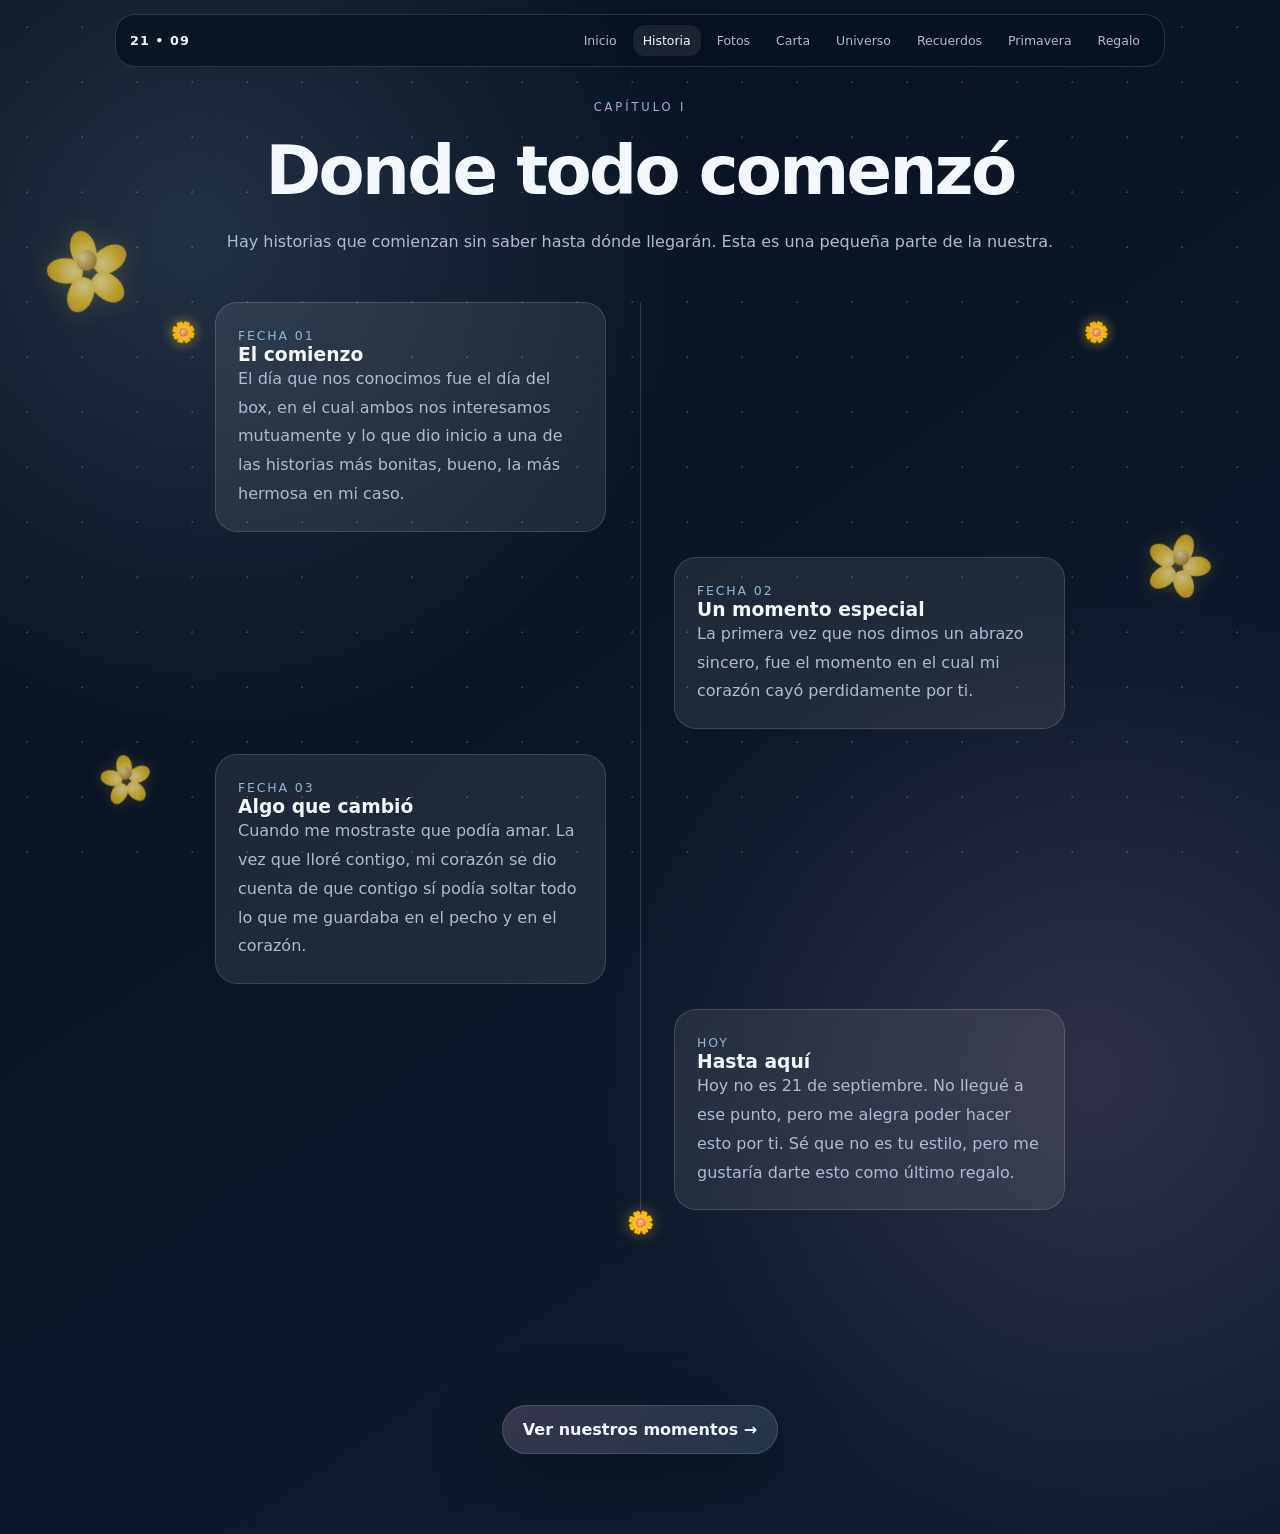
<file: regalo_21_septiembre/historia.html>
<!doctype html>
<html lang="es">

<head>
    <meta charset="utf-8">
    <meta name="viewport" content="width=device-width,initial-scale=1">

    <title>Nuestra historia</title>

    <link rel="stylesheet" href="css/style.css">
</head>

<body>

    <nav class="nav">

        <a class="brand" href="index.html">
            21 • 09
        </a>

        <div class="navlinks">
            <a href="index.html">Inicio</a>
            <a class="active" href="historia.html">Historia</a>
            <a href="galeria.html">Fotos</a>
            <a href="carta.html">Carta</a>
            <a href="universo.html">Universo</a>
            <a href="recuerdos.html">Recuerdos</a>
            <a href="primavera.html">Primavera</a>
            <a href="final.html">Regalo</a>
        </div>

    </nav>


    <!-- DECORACIÓN FLORAL DE LA HISTORIA -->

    <div class="history-flower flower-history-1">
        <div class="hf-petal hf-p1"></div>
        <div class="hf-petal hf-p2"></div>
        <div class="hf-petal hf-p3"></div>
        <div class="hf-petal hf-p4"></div>
        <div class="hf-petal hf-p5"></div>
        <div class="hf-center"></div>
    </div>


    <div class="history-flower flower-history-2">
        <div class="hf-petal hf-p1"></div>
        <div class="hf-petal hf-p2"></div>
        <div class="hf-petal hf-p3"></div>
        <div class="hf-petal hf-p4"></div>
        <div class="hf-petal hf-p5"></div>
        <div class="hf-center"></div>
    </div>


    <div class="history-flower flower-history-3">
        <div class="hf-petal hf-p1"></div>
        <div class="hf-petal hf-p2"></div>
        <div class="hf-petal hf-p3"></div>
        <div class="hf-petal hf-p4"></div>
        <div class="hf-petal hf-p5"></div>
        <div class="hf-center"></div>
    </div>


    <section>

        <div class="container">

            <div class="center reveal">

                <div class="eyebrow">
                    Capítulo I
                </div>

                <h2>
                    Donde todo comenzó
                </h2>

                <p>
                    Hay historias que comienzan sin saber hasta dónde llegarán.
                    Esta es una pequeña parte de la nuestra.
                </p>

            </div>


            <div class="timeline">


                <!-- MOMENTO 1 -->

                <div class="event reveal">

                    <div class="timeline-flower">
                        🌼
                    </div>

                    <time>
                        FECHA 01
                    </time>

                    <h3>
                        El comienzo
                    </h3>

                    <p>
                        El día que nos conocimos fue el día del box,
                        en el cual ambos nos interesamos mutuamente
                        y lo que dio inicio a una de las historias más bonitas,
                        bueno, la más hermosa en mi caso.
                    </p>

                </div>



                <!-- MOMENTO 2 -->

                <div class="event reveal">

                    <div class="timeline-flower">
                        🌼
                    </div>

                    <time>
                        FECHA 02
                    </time>

                    <h3>
                        Un momento especial
                    </h3>

                    <p>
                        La primera vez que nos dimos un abrazo sincero,
                        fue el momento en el cual mi corazón cayó
                        perdidamente por ti.
                    </p>

                </div>



                <!-- MOMENTO 3 -->

                <div class="event reveal">

                    <div class="timeline-flower">
                        🌼
                    </div>

                    <time>
                        FECHA 03
                    </time>

                    <h3>
                        Algo que cambió
                    </h3>

                    <p>
                        Cuando me mostraste que podía amar.
                        La vez que lloré contigo, mi corazón se dio cuenta
                        de que contigo sí podía soltar todo lo que me guardaba
                        en el pecho y en el corazón.
                    </p>

                </div>



                <!-- MOMENTO FINAL -->

                <div class="event reveal">

                    <div class="timeline-flower final-flower">
                        🌼
                    </div>

                    <time>
                        HOY
                    </time>

                    <h3>
                        Hasta aquí
                    </h3>

                    <p>
                        Hoy no es 21 de septiembre.
                        No llegué a ese punto, pero me alegra poder hacer esto
                        por ti. Sé que no es tu estilo, pero me gustaría darte
                        esto como último regalo.
                    </p>

                </div>

            </div>

        </div>

    </section>


    <footer>

        <a class="btn" href="galeria.html">
            Ver nuestros momentos →
        </a>

    </footer>


    <script src="js/script.js"></script>

</body>
</html>
</file>
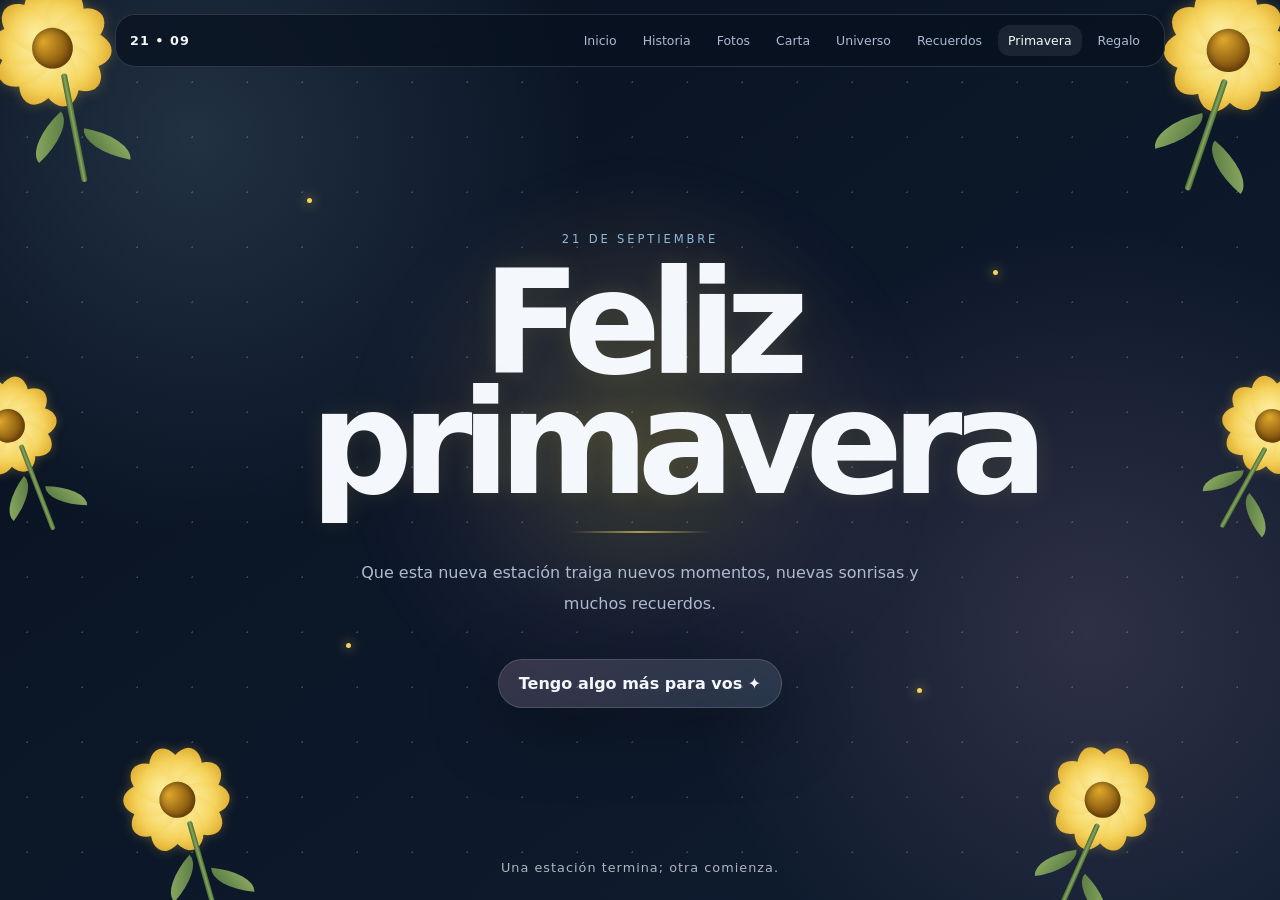
<file: regalo_21_septiembre/primavera.html>
<!doctype html>
<html lang="es">

<head>

    <meta charset="utf-8">

    <meta name="viewport"
          content="width=device-width,initial-scale=1">

    <title>21 de septiembre</title>

    <link rel="stylesheet"
          href="css/style.css">


    <style>

                /* =====================================================
           PRIMAVERA
        ===================================================== */

                .spring-page {
                    position: relative;
                    min-height: 100svh;
                    overflow: hidden;
                    display: flex;
                    align-items: center;
                    justify-content: center;
                    background: radial-gradient( circle at 50% 45%, rgba(245,211,92,.10), transparent 30% );
                }


                    /* =====================================================
           RESPLANDOR CENTRAL
        ===================================================== */

                    .spring-page::before {
                        content: "";
                        position: absolute;
                        width: 600px;
                        height: 600px;
                        left: 50%;
                        top: 50%;
                        transform: translate(-50%,-50%);
                        border-radius: 50%;
                        background: radial-gradient( circle, rgba(245,211,92,.13), rgba(216,167,200,.06) 35%, transparent 70% );
                        filter: blur(8px);
                        pointer-events: none;
                        animation: springGlow 5s ease-in-out infinite;
                    }


                @keyframes springGlow {

                    0%,100% {
                        transform: translate(-50%,-50%) scale(1);
                        opacity: .7;
                    }

                    50% {
                        transform: translate(-50%,-50%) scale(1.12);
                        opacity: 1;
                    }
                }


                /* =====================================================
           CONTENIDO
        ===================================================== */

                .spring-content {
                    position: relative;
                    z-index: 20;
                    text-align: center;
                    width: min(700px,88%);
                    padding: 80px 20px;
                }


                    .spring-content h1 {
                        position: relative;
                        margin: 0;
                        font-size: clamp(4rem,15vw,9rem);
                        line-height: .83;
                        letter-spacing: -.08em;
                        text-shadow: 0 0 25px rgba(245,211,92,.12);
                    }


                        .spring-content h1::after {
                            content: "";
                            position: absolute;
                            width: 140px;
                            height: 2px;
                            bottom: -30px;
                            left: 50%;
                            transform: translateX(-50%);
                            background: linear-gradient( 90deg, transparent, #f5d35c, transparent );
                            opacity: .65;
                        }


                    .spring-content p {
                        max-width: 570px;
                        margin: 55px auto 30px;
                        font-size: 1rem;
                        line-height: 1.9;
                    }


                /* =====================================================
           FLOR GRANDE
        ===================================================== */

                .spring-flower {
                    position: absolute;
                    width: 180px;
                    height: 240px;
                    z-index: 10;
                    pointer-events: none;
                }


                /* CABEZA */

                .spring-head {
                    position: absolute;
                    width: 125px;
                    height: 125px;
                    left: 27px;
                    top: 0;
                    animation: bloom 2.5s ease-out forwards, flowerSway 6s ease-in-out infinite 2.5s;
                }


                /* PETALOS */

                .spring-petal {
                    position: absolute;
                    width: 45px;
                    height: 68px;
                    left: 40px;
                    top: 28px;
                    border-radius: 55% 55% 48% 48%;
                    background: radial-gradient( circle at 50% 75%, #fff5b0, #f5d35c 58%, #dca72a );
                    transform-origin: 22px 34px;
                    box-shadow: 0 0 15px rgba(245,211,92,.25);
                }


                /* 10 PETALOS */

                .sp1 {
                    transform: rotate(0deg) translateY(-37px);
                }

                .sp2 {
                    transform: rotate(36deg) translateY(-37px);
                }

                .sp3 {
                    transform: rotate(72deg) translateY(-37px);
                }

                .sp4 {
                    transform: rotate(108deg) translateY(-37px);
                }

                .sp5 {
                    transform: rotate(144deg) translateY(-37px);
                }

                .sp6 {
                    transform: rotate(180deg) translateY(-37px);
                }

                .sp7 {
                    transform: rotate(216deg) translateY(-37px);
                }

                .sp8 {
                    transform: rotate(252deg) translateY(-37px);
                }

                .sp9 {
                    transform: rotate(288deg) translateY(-37px);
                }

                .sp10 {
                    transform: rotate(324deg) translateY(-37px);
                }


                /* CENTRO */

                .spring-center {
                    position: absolute;
                    width: 48px;
                    height: 48px;
                    left: 38.5px;
                    top: 38.5px;
                    border-radius: 50%;
                    background: radial-gradient( circle at 32% 28%, #e0a82b, #80520d 70% );
                    z-index: 20;
                    box-shadow: inset 0 0 10px rgba(0,0,0,.45), 0 0 15px rgba(245,211,92,.45);
                }


                /* =====================================================
           TALLO
        ===================================================== */

                .spring-stem {
                    position: absolute;
                    width: 7px;
                    height: 130px;
                    left: 87px;
                    top: 95px;
                    border-radius: 20px;
                    background: linear-gradient( to right, #466737, #86a65b, #466737 );
                    transform: rotate(4deg);
                }


                /* =====================================================
           HOJAS
        ===================================================== */

                .spring-leaf {
                    position: absolute;
                    width: 60px;
                    height: 27px;
                    border-radius: 100% 0 100% 0;
                    background: linear-gradient( 135deg, #9bb86a, #496c3b );
                }


                    .spring-leaf.left {
                        left: 30px;
                        top: 150px;
                        transform: rotate(-28deg);
                    }


                    .spring-leaf.right {
                        left: 93px;
                        top: 175px;
                        transform: rotate(25deg) scaleX(-1);
                    }


                /* =====================================================
           ANIMACIONES FLOR
        ===================================================== */

                @keyframes bloom {

                    from {
                        transform: scale(.35);
                        opacity: 0;
                    }

                    to {
                        transform: scale(1);
                        opacity: 1;
                    }
                }


                @keyframes flowerSway {

                    0%,100% {
                        transform: rotate(-2deg);
                    }

                    50% {
                        transform: rotate(3deg) translateY(-6px);
                    }
                }


                /* =====================================================
           POSICIONES FLORES
        ===================================================== */


                /* SUPERIOR IZQUIERDA */

                .spring-flower-1 {
                    top: -25px;
                    left: -25px;
                    transform: rotate(-15deg) scale(.85);
                }


                /* SUPERIOR DERECHA */

                .spring-flower-2 {
                    top: -20px;
                    right: -25px;
                    transform: rotate(15deg) scale(.9);
                }


                /* IZQUIERDA */

                .spring-flower-3 {
                    top: 38%;
                    left: -65px;
                    transform: rotate(-25deg) scale(.7);
                }


                /* DERECHA */

                .spring-flower-4 {
                    top: 38%;
                    right: -65px;
                    transform: rotate(25deg) scale(.7);
                }


                /* INFERIOR IZQUIERDA */

                .spring-flower-5 {
                    bottom: -60px;
                    left: 8%;
                    transform: rotate(-20deg) scale(.75);
                }


                /* INFERIOR DERECHA */

                .spring-flower-6 {
                    bottom: -60px;
                    right: 8%;
                    transform: rotate(20deg) scale(.75);
                }


                /* =====================================================
           PETALOS FLOTANTES
        ===================================================== */

                .floating-petal {
                    position: absolute;
                    width: 12px;
                    height: 20px;
                    border-radius: 70% 30% 70% 30%;
                    background: #f5d35c;
                    opacity: .45;
                    pointer-events: none;
                    animation: petalFall linear infinite;
                }


                .fp1 {
                    left: 15%;
                    top: -30px;
                    animation-duration: 9s;
                }

                .fp2 {
                    left: 31%;
                    top: -40px;
                    animation-duration: 12s;
                    animation-delay: 2s;
                }

                .fp3 {
                    left: 52%;
                    top: -20px;
                    animation-duration: 10s;
                    animation-delay: 4s;
                }

                .fp4 {
                    left: 70%;
                    top: -50px;
                    animation-duration: 13s;
                    animation-delay: 1s;
                }

                .fp5 {
                    left: 84%;
                    top: -30px;
                    animation-duration: 11s;
                    animation-delay: 5s;
                }

                .fp6 {
                    left: 43%;
                    top: -70px;
                    animation-duration: 14s;
                    animation-delay: 3s;
                }


                @keyframes petalFall {

                    0% {
                        transform: translateY(0) rotate(0deg);
                        opacity: 0;
                    }

                    10% {
                        opacity: .45;
                    }

                    90% {
                        opacity: .3;
                    }

                    100% {
                        transform: translateY(110vh) translateX(80px) rotate(360deg);
                        opacity: 0;
                    }
                }


                /* =====================================================
           PEQUEÑOS DESTELLOS
        ===================================================== */

                .spring-star {
                    position: absolute;
                    width: 5px;
                    height: 5px;
                    border-radius: 50%;
                    background: #f5d35c;
                    box-shadow: 0 0 12px #f5d35c;
                    animation: twinkle 3s ease-in-out infinite;
                    pointer-events: none;
                }


                .ss1 {
                    top: 22%;
                    left: 24%;
                }

                .ss2 {
                    top: 30%;
                    right: 22%;
                    animation-delay: 1s;
                }

                .ss3 {
                    bottom: 28%;
                    left: 27%;
                    animation-delay: 2s;
                }

                .ss4 {
                    bottom: 23%;
                    right: 28%;
                    animation-delay: .5s;
                }


                @keyframes twinkle {

                    0%,100% {
                        opacity: .2;
                        transform: scale(.7);
                    }

                    50% {
                        opacity: 1;
                        transform: scale(1.5);
                    }
                }


                /* =====================================================
           BOTON
        ===================================================== */

                .spring-button {
                    position: relative;
                    z-index: 30;
                    margin-top: 10px;
                }


                /* =====================================================
           FOOTER
        ===================================================== */

                .spring-footer {
                    position: absolute;
                    bottom: 25px;
                    left: 0;
                    right: 0;
                    z-index: 30;
                    text-align: center;
                    font-size: .8rem;
                    letter-spacing: .08em;
                    opacity: .7;
                }


                /* =====================================================
           CELULAR
        ===================================================== */

                @media(max-width:700px) {

                    .spring-content {
                        padding: 120px 15px 90px;
                    }


                        .spring-content h1 {
                            font-size: clamp(3.8rem,18vw,6rem);
                        }


                        .spring-content p {
                            font-size: .85rem;
                            line-height: 1.7;
                            margin-top: 48px;
                        }


                    /* FLORES */

                    .spring-flower {
                        transform: scale(.55);
                    }


                    .spring-flower-1 {
                        top: -45px;
                        left: -65px;
                        transform: rotate(-15deg) scale(.55);
                    }


                    .spring-flower-2 {
                        top: -40px;
                        right: -65px;
                        transform: rotate(15deg) scale(.55);
                    }


                    .spring-flower-3 {
                        top: 42%;
                        left: -105px;
                        transform: rotate(-25deg) scale(.5);
                    }


                    .spring-flower-4 {
                        top: 42%;
                        right: -105px;
                        transform: rotate(25deg) scale(.5);
                    }


                    .spring-flower-5 {
                        bottom: -75px;
                        left: -30px;
                        transform: rotate(-20deg) scale(.5);
                    }


                    .spring-flower-6 {
                        bottom: -75px;
                        right: -30px;
                        transform: rotate(20deg) scale(.5);
                    }


                    /* DESTELLOS */

                    .spring-star {
                        display: none;
                    }


                    /* RESPLANDOR */

                    .spring-page::before {
                        width: 400px;
                        height: 400px;
                    }
                }


                /* =====================================================
           CELULARES PEQUEÑOS
        ===================================================== */

                @media(max-width:400px) {

                    .spring-content {
                        padding-top: 130px;
                    }


                        .spring-content h1 {
                            font-size: 3.7rem;
                        }


                        .spring-content p {
                            font-size: .78rem;
                        }


                    .spring-flower-1,
                    .spring-flower-2 {
                        transform: scale(.43);
                    }


                    .spring-flower-3,
                    .spring-flower-4 {
                        transform: scale(.4);
                    }


                    .spring-flower-5,
                    .spring-flower-6 {
                        transform: scale(.4);
                    }
                }
    </style>

</head>


<body>


    <!-- =====================================================
         NAV
    ===================================================== -->

    <nav class="nav">

        <a class="brand"
           href="index.html">
            21 • 09
        </a>


        <div class="navlinks">

            <a href="index.html">
                Inicio
            </a>

            <a href="historia.html">
                Historia
            </a>

            <a href="galeria.html">
                Fotos
            </a>

            <a href="carta.html">
                Carta
            </a>

            <a href="universo.html">
                Universo
            </a>

            <a href="recuerdos.html">
                Recuerdos
            </a>

            <a class="active"
               href="primavera.html">
                Primavera
            </a>

            <a href="final.html">
                Regalo
            </a>

        </div>

    </nav>



    <!-- =====================================================
         PRIMAVERA
    ===================================================== -->

    <section class="hero spring-page">


        <!-- =================================================
             FLORES
        ================================================== -->
        <!-- FLOR 1 -->

        <div class="spring-flower spring-flower-1">

            <div class="spring-head">

                <span class="spring-petal sp1"></span>
                <span class="spring-petal sp2"></span>
                <span class="spring-petal sp3"></span>
                <span class="spring-petal sp4"></span>
                <span class="spring-petal sp5"></span>
                <span class="spring-petal sp6"></span>
                <span class="spring-petal sp7"></span>
                <span class="spring-petal sp8"></span>
                <span class="spring-petal sp9"></span>
                <span class="spring-petal sp10"></span>

                <span class="spring-center"></span>

            </div>

            <span class="spring-stem"></span>

            <span class="spring-leaf left"></span>
            <span class="spring-leaf right"></span>

        </div>



        <!-- FLOR 2 -->

        <div class="spring-flower spring-flower-2">

            <div class="spring-head">

                <span class="spring-petal sp1"></span>
                <span class="spring-petal sp2"></span>
                <span class="spring-petal sp3"></span>
                <span class="spring-petal sp4"></span>
                <span class="spring-petal sp5"></span>
                <span class="spring-petal sp6"></span>
                <span class="spring-petal sp7"></span>
                <span class="spring-petal sp8"></span>
                <span class="spring-petal sp9"></span>
                <span class="spring-petal sp10"></span>

                <span class="spring-center"></span>

            </div>

            <span class="spring-stem"></span>

            <span class="spring-leaf left"></span>
            <span class="spring-leaf right"></span>

        </div>



        <!-- FLOR 3 -->

        <div class="spring-flower spring-flower-3">

            <div class="spring-head">

                <span class="spring-petal sp1"></span>
                <span class="spring-petal sp2"></span>
                <span class="spring-petal sp3"></span>
                <span class="spring-petal sp4"></span>
                <span class="spring-petal sp5"></span>
                <span class="spring-petal sp6"></span>
                <span class="spring-petal sp7"></span>
                <span class="spring-petal sp8"></span>
                <span class="spring-petal sp9"></span>
                <span class="spring-petal sp10"></span>

                <span class="spring-center"></span>

            </div>

            <span class="spring-stem"></span>

            <span class="spring-leaf left"></span>
            <span class="spring-leaf right"></span>

        </div>



        <!-- FLOR 4 -->

        <div class="spring-flower spring-flower-4">

            <div class="spring-head">

                <span class="spring-petal sp1"></span>
                <span class="spring-petal sp2"></span>
                <span class="spring-petal sp3"></span>
                <span class="spring-petal sp4"></span>
                <span class="spring-petal sp5"></span>
                <span class="spring-petal sp6"></span>
                <span class="spring-petal sp7"></span>
                <span class="spring-petal sp8"></span>
                <span class="spring-petal sp9"></span>
                <span class="spring-petal sp10"></span>

                <span class="spring-center"></span>

            </div>

            <span class="spring-stem"></span>

            <span class="spring-leaf left"></span>
            <span class="spring-leaf right"></span>

        </div>



        <!-- FLOR 5 -->

        <div class="spring-flower spring-flower-5">

            <div class="spring-head">

                <span class="spring-petal sp1"></span>
                <span class="spring-petal sp2"></span>
                <span class="spring-petal sp3"></span>
                <span class="spring-petal sp4"></span>
                <span class="spring-petal sp5"></span>
                <span class="spring-petal sp6"></span>
                <span class="spring-petal sp7"></span>
                <span class="spring-petal sp8"></span>
                <span class="spring-petal sp9"></span>
                <span class="spring-petal sp10"></span>

                <span class="spring-center"></span>

            </div>

            <span class="spring-stem"></span>

            <span class="spring-leaf left"></span>
            <span class="spring-leaf right"></span>

        </div>



        <!-- FLOR 6 -->

        <div class="spring-flower spring-flower-6">

            <div class="spring-head">

                <span class="spring-petal sp1"></span>
                <span class="spring-petal sp2"></span>
                <span class="spring-petal sp3"></span>
                <span class="spring-petal sp4"></span>
                <span class="spring-petal sp5"></span>
                <span class="spring-petal sp6"></span>
                <span class="spring-petal sp7"></span>
                <span class="spring-petal sp8"></span>
                <span class="spring-petal sp9"></span>
                <span class="spring-petal sp10"></span>

                <span class="spring-center"></span>

            </div>

            <span class="spring-stem"></span>

            <span class="spring-leaf left"></span>
            <span class="spring-leaf right"></span>

        </div>



        <!-- =================================================
             PETALOS FLOTANTES
        ================================================== -->

        <span class="floating-petal fp1"></span>
        <span class="floating-petal fp2"></span>
        <span class="floating-petal fp3"></span>
        <span class="floating-petal fp4"></span>
        <span class="floating-petal fp5"></span>
        <span class="floating-petal fp6"></span>



        <!-- =================================================
             DESTELLOS
        ================================================== -->

        <span class="spring-star ss1"></span>
        <span class="spring-star ss2"></span>
        <span class="spring-star ss3"></span>
        <span class="spring-star ss4"></span>



        <!-- =================================================
             CONTENIDO
        ================================================== -->

        <div class="spring-content">


            <div class="eyebrow">
                21 de septiembre
            </div>


            <h1>
                Feliz<br>
                primavera
            </h1>


            <p>
                Que esta nueva estación traiga nuevos momentos,
                nuevas sonrisas y muchos recuerdos.
            </p>


            <a class="btn spring-button"
               href="final.html">
                Tengo algo más para vos ✦
            </a>


        </div>


        <!-- =================================================
             FOOTER
        ================================================== -->

        <div class="spring-footer">

            Una estación termina; otra comienza.

        </div>


    </section>



    <script src="js/script.js"></script>

</body>

</html>
</file>
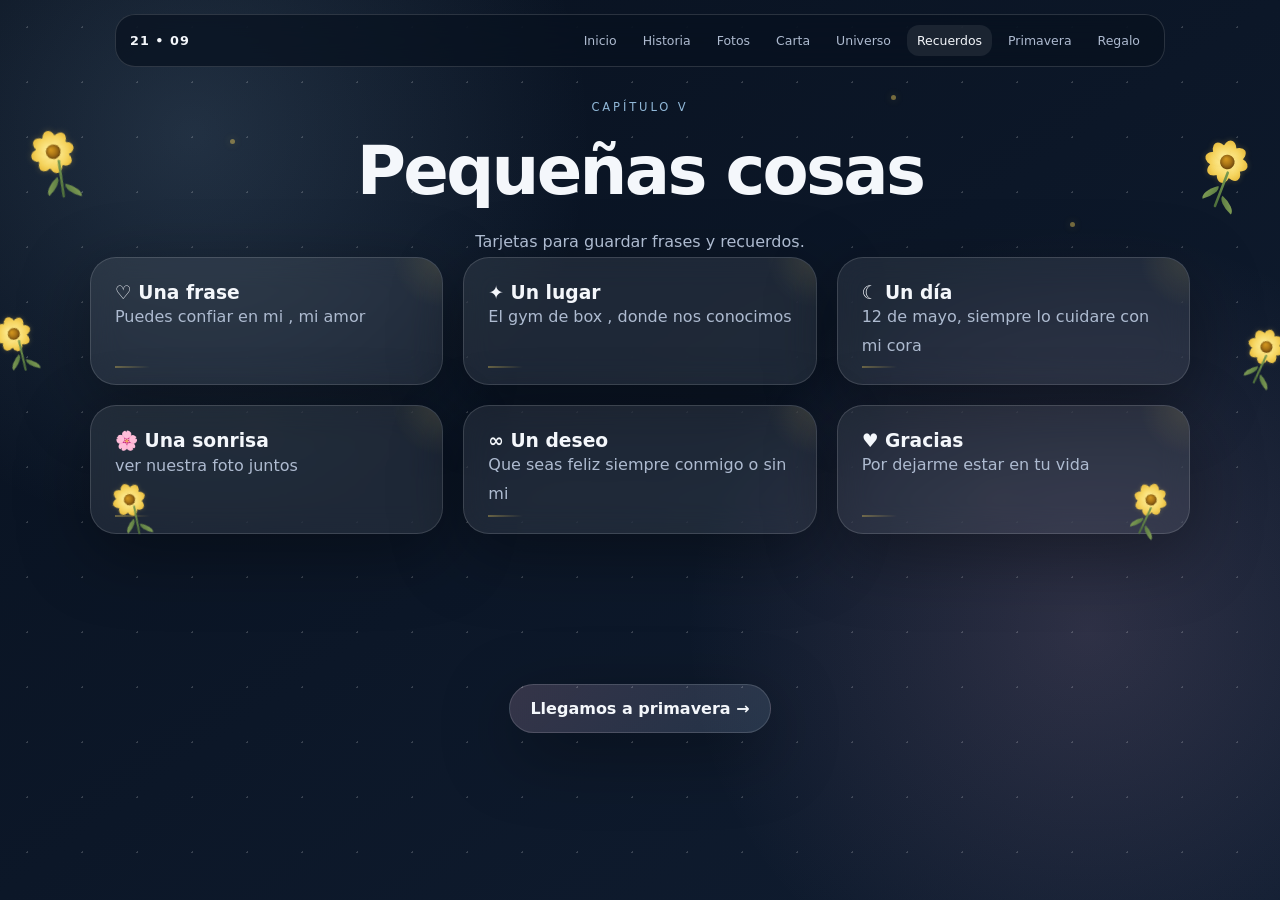
<file: regalo_21_septiembre/recuerdos.html>
<!doctype html>
<html lang="es">

<head>

    <meta charset="utf-8">

    <meta name="viewport"
          content="width=device-width,initial-scale=1">

    <title>Recuerdos</title>

    <link rel="stylesheet"
          href="css/style.css">


    <style>

                /* =====================================================
           DECORACION — RECUERDOS
        ===================================================== */

                .recuerdos-section {
                    position: relative;
                    overflow: hidden;
                }


                /* =====================================================
           FLORES DECORATIVAS
        ===================================================== */

                .memory-flower {
                    position: absolute;
                    width: 62px;
                    height: 85px;
                    pointer-events: none;
                    z-index: 1;
                }


                /* CABEZA */

                .memory-flower-head {
                    position: absolute;
                    width: 46px;
                    height: 46px;
                    left: 8px;
                    top: 0;
                }


                /* PETALOS */

                .memory-petal {
                    position: absolute;
                    width: 17px;
                    height: 27px;
                    left: 14px;
                    top: 10px;
                    border-radius: 50% 50% 45% 45%;
                    background: radial-gradient( circle at 50% 75%, #fff3a3, #f5d35c 62%, #e4b637 );
                    transform-origin: 8.5px 13.5px;
                    box-shadow: 0 0 7px rgba(245,211,92,.22);
                }


                /* 8 PETALOS */

                .mp1 {
                    transform: rotate(0deg) translateY(-12px);
                }

                .mp2 {
                    transform: rotate(45deg) translateY(-12px);
                }

                .mp3 {
                    transform: rotate(90deg) translateY(-12px);
                }

                .mp4 {
                    transform: rotate(135deg) translateY(-12px);
                }

                .mp5 {
                    transform: rotate(180deg) translateY(-12px);
                }

                .mp6 {
                    transform: rotate(225deg) translateY(-12px);
                }

                .mp7 {
                    transform: rotate(270deg) translateY(-12px);
                }

                .mp8 {
                    transform: rotate(315deg) translateY(-12px);
                }


                /* CENTRO */

                .memory-center {
                    position: absolute;
                    width: 17px;
                    height: 17px;
                    left: 14.5px;
                    top: 14.5px;
                    border-radius: 50%;
                    background: radial-gradient( circle at 35% 30%, #d99b20, #70450b );
                    z-index: 5;
                    box-shadow: inset 0 0 5px rgba(0,0,0,.4), 0 0 8px rgba(245,211,92,.22);
                }


                /* TALLO */

                .memory-stem {
                    position: absolute;
                    width: 3px;
                    height: 45px;
                    left: 31px;
                    top: 34px;
                    border-radius: 10px;
                    background: linear-gradient( to bottom, #789b50, #4b6c3a );
                    transform: rotate(7deg);
                }


                /* HOJAS */

                .memory-leaf {
                    position: absolute;
                    width: 22px;
                    height: 10px;
                    border-radius: 100% 0 100% 0;
                    background: linear-gradient( 135deg, #8da85b, #4e713c );
                }

                    .memory-leaf.left {
                        left: 10px;
                        top: 58px;
                        transform: rotate(-28deg);
                    }

                    .memory-leaf.right {
                        left: 32px;
                        top: 68px;
                        transform: rotate(28deg) scaleX(-1);
                    }


                /* =====================================================
           POSICIONES
        ===================================================== */

                /* Flor superior izquierda */

                .memory-flower-1 {
                    top: 125px;
                    left: 2%;
                    transform: rotate(-15deg) scale(.85);
                    animation: memoryFloat 5s ease-in-out infinite;
                }


                /* Flor superior derecha */

                .memory-flower-2 {
                    top: 135px;
                    right: 2%;
                    transform: rotate(14deg) scale(.85);
                    animation: memoryFloat 5.5s ease-in-out infinite;
                }


                /* Flor izquierda central */

                .memory-flower-3 {
                    top: 48%;
                    left: -1%;
                    transform: rotate(-20deg) scale(.7);
                    animation: memoryFloat 6s ease-in-out infinite;
                }


                /* Flor derecha central */

                .memory-flower-4 {
                    top: 50%;
                    right: -1%;
                    transform: rotate(18deg) scale(.7);
                    animation: memoryFloat 5.8s ease-in-out infinite;
                }


                /* Flor inferior izquierda */

                .memory-flower-5 {
                    bottom: 80px;
                    left: 8%;
                    transform: rotate(-18deg) scale(.65);
                    animation: memoryFloat 6.5s ease-in-out infinite;
                }


                /* Flor inferior derecha */

                .memory-flower-6 {
                    bottom: 80px;
                    right: 8%;
                    transform: rotate(18deg) scale(.65);
                    animation: memoryFloat 5.7s ease-in-out infinite;
                }


                /* =====================================================
           ANIMACION MUY SUAVE
        ===================================================== */

                @keyframes memoryFloat {

                    0%,100% {
                        margin-top: 0;
                    }

                    50% {
                        margin-top: -5px;
                    }
                }


                /* =====================================================
           DECORACION DE TARJETAS
        ===================================================== */

                .memory-card {
                    position: relative;
                    overflow: hidden;
                }


                    /* Brillo decorativo */

                    .memory-card::before {
                        content: "";
                        position: absolute;
                        width: 100px;
                        height: 100px;
                        top: -50px;
                        right: -50px;
                        border-radius: 50%;
                        background: radial-gradient( circle, rgba(245,211,92,.12), transparent 70% );
                        pointer-events: none;
                    }


                    /* Pequeña línea dorada */

                    .memory-card::after {
                        content: "";
                        position: absolute;
                        width: 35px;
                        height: 2px;
                        left: 24px;
                        bottom: 16px;
                        background: linear-gradient( 90deg, rgba(245,211,92,.7), transparent );
                        opacity: .5;
                    }


                /* =====================================================
           TITULO
        ===================================================== */

                .memory-title {
                    position: relative;
                    z-index: 5;
                }


                /* =====================================================
           DETALLES FLOTANTES
        ===================================================== */

                .memory-dot {
                    position: absolute;
                    width: 5px;
                    height: 5px;
                    border-radius: 50%;
                    background: #f5d35c;
                    opacity: .45;
                    box-shadow: 0 0 10px rgba(245,211,92,.5);
                    pointer-events: none;
                }

                .dot-1 {
                    top: 22%;
                    left: 18%;
                }

                .dot-2 {
                    top: 35%;
                    right: 16%;
                }

                .dot-3 {
                    top: 68%;
                    left: 20%;
                }

                .dot-4 {
                    top: 78%;
                    right: 22%;
                }

                .dot-5 {
                    top: 15%;
                    right: 30%;
                }


                /* =====================================================
           CELULAR
        ===================================================== */

                @media(max-width:700px) {

                    .memory-flower-1 {
                        top: 120px;
                        left: -8%;
                        transform: scale(.65) rotate(-15deg);
                    }

                    .memory-flower-2 {
                        top: 130px;
                        right: -8%;
                        transform: scale(.65) rotate(14deg);
                    }

                    .memory-flower-3 {
                        top: 45%;
                        left: -9%;
                        transform: scale(.55) rotate(-20deg);
                    }

                    .memory-flower-4 {
                        top: 48%;
                        right: -9%;
                        transform: scale(.55) rotate(18deg);
                    }

                    .memory-flower-5 {
                        bottom: 65px;
                        left: -2%;
                        transform: scale(.5) rotate(-18deg);
                    }

                    .memory-flower-6 {
                        bottom: 65px;
                        right: -2%;
                        transform: scale(.5) rotate(18deg);
                    }

                    .memory-card {
                        z-index: 5;
                    }
                }


                /* CELULARES MUY PEQUEÑOS */

                @media(max-width:400px) {

                    .memory-flower-1,
                    .memory-flower-2 {
                        transform: scale(.52);
                    }

                    .memory-flower-3,
                    .memory-flower-4 {
                        transform: scale(.45);
                    }

                    .memory-flower-5,
                    .memory-flower-6 {
                        transform: scale(.42);
                    }
                }
    </style>

</head>


<body>


    <!-- =====================================================
         NAVEGACION
    ===================================================== -->

    <nav class="nav">

        <a class="brand"
           href="index.html">
            21 • 09
        </a>


        <div class="navlinks">

            <a href="index.html">
                Inicio
            </a>

            <a href="historia.html">
                Historia
            </a>

            <a href="galeria.html">
                Fotos
            </a>

            <a href="carta.html">
                Carta
            </a>

            <a href="universo.html">
                Universo
            </a>

            <a class="active"
               href="recuerdos.html">
                Recuerdos
            </a>

            <a href="primavera.html">
                Primavera
            </a>

            <a href="final.html">
                Regalo
            </a>

        </div>

    </nav>



    <!-- =====================================================
         SECCION RECUERDOS
    ===================================================== -->

    <section class="recuerdos-section">

        <div class="container">


            <!-- =================================================
                 FLORES DECORATIVAS
            ================================================== -->
            <!-- FLOR 1 -->

            <div class="memory-flower memory-flower-1">

                <div class="memory-flower-head">

                    <span class="memory-petal mp1"></span>
                    <span class="memory-petal mp2"></span>
                    <span class="memory-petal mp3"></span>
                    <span class="memory-petal mp4"></span>
                    <span class="memory-petal mp5"></span>
                    <span class="memory-petal mp6"></span>
                    <span class="memory-petal mp7"></span>
                    <span class="memory-petal mp8"></span>

                    <span class="memory-center"></span>

                </div>

                <span class="memory-stem"></span>

                <span class="memory-leaf left"></span>
                <span class="memory-leaf right"></span>

            </div>



            <!-- FLOR 2 -->

            <div class="memory-flower memory-flower-2">

                <div class="memory-flower-head">

                    <span class="memory-petal mp1"></span>
                    <span class="memory-petal mp2"></span>
                    <span class="memory-petal mp3"></span>
                    <span class="memory-petal mp4"></span>
                    <span class="memory-petal mp5"></span>
                    <span class="memory-petal mp6"></span>
                    <span class="memory-petal mp7"></span>
                    <span class="memory-petal mp8"></span>

                    <span class="memory-center"></span>

                </div>

                <span class="memory-stem"></span>

                <span class="memory-leaf left"></span>
                <span class="memory-leaf right"></span>

            </div>



            <!-- FLOR 3 -->

            <div class="memory-flower memory-flower-3">

                <div class="memory-flower-head">

                    <span class="memory-petal mp1"></span>
                    <span class="memory-petal mp2"></span>
                    <span class="memory-petal mp3"></span>
                    <span class="memory-petal mp4"></span>
                    <span class="memory-petal mp5"></span>
                    <span class="memory-petal mp6"></span>
                    <span class="memory-petal mp7"></span>
                    <span class="memory-petal mp8"></span>

                    <span class="memory-center"></span>

                </div>

                <span class="memory-stem"></span>

                <span class="memory-leaf left"></span>
                <span class="memory-leaf right"></span>

            </div>



            <!-- FLOR 4 -->

            <div class="memory-flower memory-flower-4">

                <div class="memory-flower-head">

                    <span class="memory-petal mp1"></span>
                    <span class="memory-petal mp2"></span>
                    <span class="memory-petal mp3"></span>
                    <span class="memory-petal mp4"></span>
                    <span class="memory-petal mp5"></span>
                    <span class="memory-petal mp6"></span>
                    <span class="memory-petal mp7"></span>
                    <span class="memory-petal mp8"></span>

                    <span class="memory-center"></span>

                </div>

                <span class="memory-stem"></span>

                <span class="memory-leaf left"></span>
                <span class="memory-leaf right"></span>

            </div>



            <!-- FLOR 5 -->

            <div class="memory-flower memory-flower-5">

                <div class="memory-flower-head">

                    <span class="memory-petal mp1"></span>
                    <span class="memory-petal mp2"></span>
                    <span class="memory-petal mp3"></span>
                    <span class="memory-petal mp4"></span>
                    <span class="memory-petal mp5"></span>
                    <span class="memory-petal mp6"></span>
                    <span class="memory-petal mp7"></span>
                    <span class="memory-petal mp8"></span>

                    <span class="memory-center"></span>

                </div>

                <span class="memory-stem"></span>

                <span class="memory-leaf left"></span>
                <span class="memory-leaf right"></span>

            </div>



            <!-- FLOR 6 -->

            <div class="memory-flower memory-flower-6">

                <div class="memory-flower-head">

                    <span class="memory-petal mp1"></span>
                    <span class="memory-petal mp2"></span>
                    <span class="memory-petal mp3"></span>
                    <span class="memory-petal mp4"></span>
                    <span class="memory-petal mp5"></span>
                    <span class="memory-petal mp6"></span>
                    <span class="memory-petal mp7"></span>
                    <span class="memory-petal mp8"></span>

                    <span class="memory-center"></span>

                </div>

                <span class="memory-stem"></span>

                <span class="memory-leaf left"></span>
                <span class="memory-leaf right"></span>

            </div>



            <!-- =================================================
                 PEQUEÑOS DESTELLOS
            ================================================== -->

            <span class="memory-dot dot-1"></span>
            <span class="memory-dot dot-2"></span>
            <span class="memory-dot dot-3"></span>
            <span class="memory-dot dot-4"></span>
            <span class="memory-dot dot-5"></span>



            <!-- =================================================
                 TITULO
            ================================================== -->

            <div class="center reveal memory-title">

                <div class="eyebrow">
                    Capítulo V
                </div>

                <h2>
                    Pequeñas cosas
                </h2>

                <p>
                    Tarjetas para guardar frases y recuerdos.
                </p>

            </div>



            <!-- =================================================
                 TARJETAS
            ================================================= -->

            <div class="grid">


                <div class="card reveal memory-card">

                    <h3>
                        ♡ Una frase
                    </h3>

                    <p>
                        Puedes confiar en mi , mi amor
                    </p>

                </div>



                <div class="card reveal memory-card">

                    <h3>
                        ✦ Un lugar
                    </h3>

                    <p>
                        El gym de box , donde nos conocimos
                    </p>

                </div>



                <div class="card reveal memory-card">

                    <h3>
                        ☾ Un día
                    </h3>

                    <p>
                        12 de mayo, siempre lo cuidare con mi cora
                    </p>

                </div>



                <div class="card reveal memory-card">

                    <h3>
                        🌸 Una sonrisa
                    </h3>

                    <p>
                        ver nuestra foto juntos
                    </p>

                </div>



                <div class="card reveal memory-card">

                    <h3>
                        ∞ Un deseo
                    </h3>

                    <p>
                        Que seas feliz siempre conmigo o sin mi
                    </p>

                </div>



                <div class="card reveal memory-card">

                    <h3>
                        ♥ Gracias
                    </h3>

                    <p>
                        Por dejarme estar en tu vida
                    </p>

                </div>


            </div>

        </div>

    </section>



    <!-- =====================================================
         FOOTER
    ===================================================== -->

    <footer>

        <a class="btn"
           href="primavera.html">
            Llegamos a primavera →
        </a>

    </footer>



    <script src="js/script.js"></script>

</body>

</html>
</file>
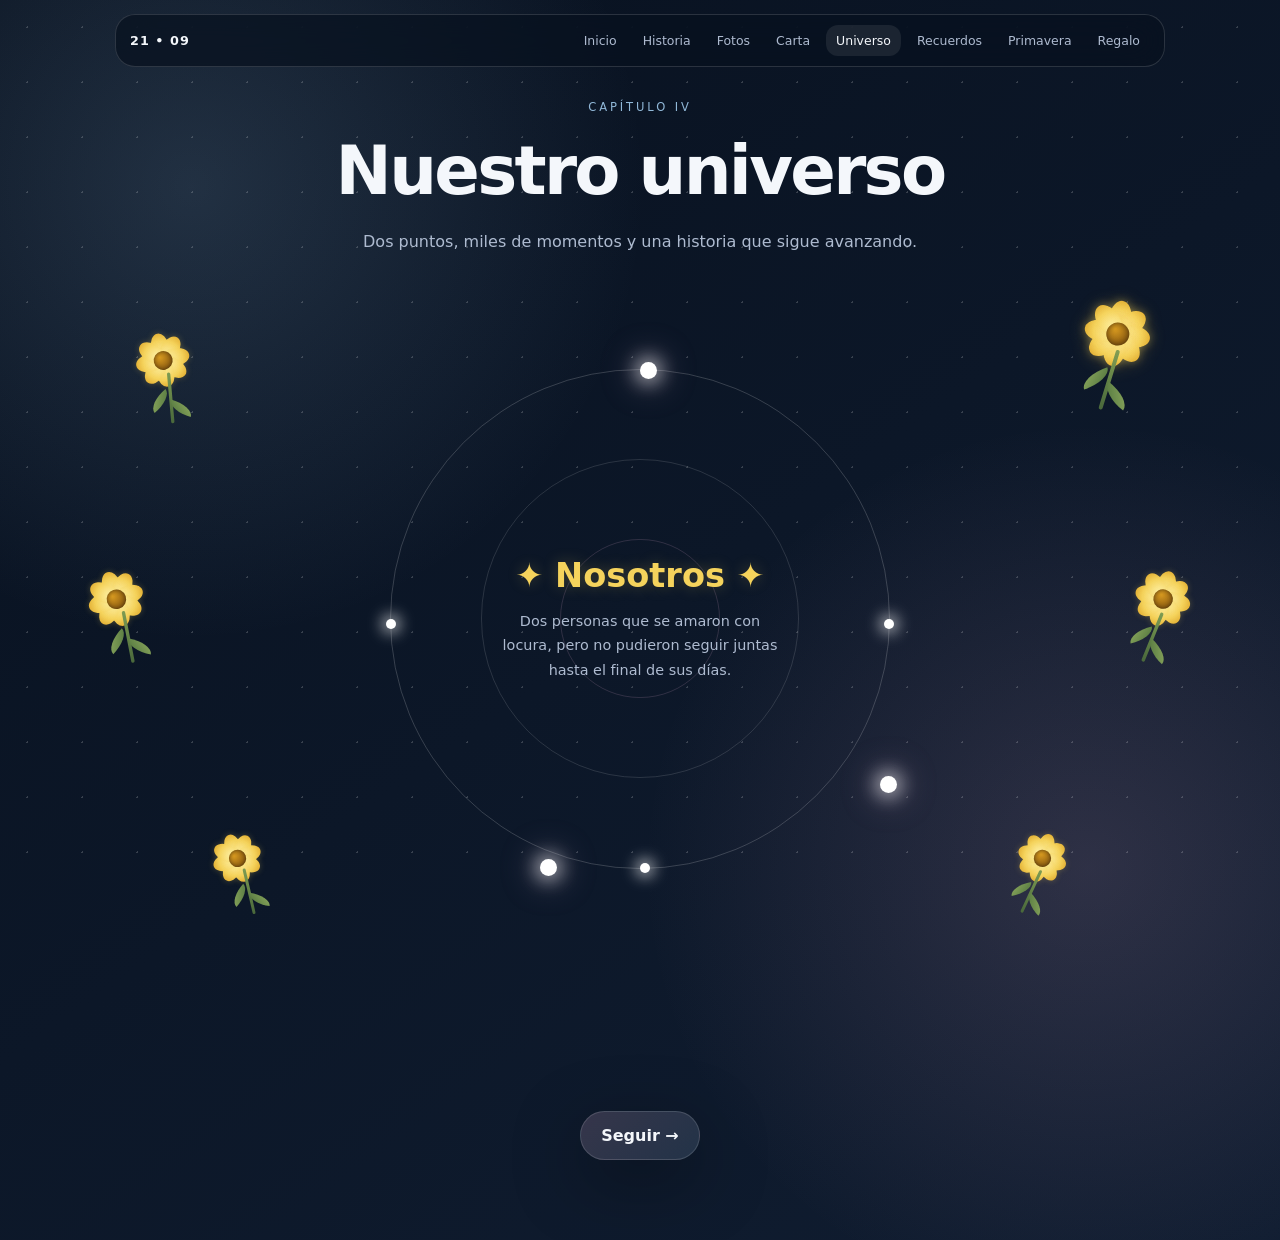
<file: regalo_21_septiembre/universo.html>
<!doctype html>
<html lang="es">

<head>

    <meta charset="utf-8">

    <meta name="viewport"
          content="width=device-width,initial-scale=1">

    <title>Nuestro universo</title>

    <link rel="stylesheet"
          href="css/style.css">


    <style>

                /* =====================================================
           UNIVERSO
        ===================================================== */

                .universe {
                    min-height: 76svh;
                    position: relative;
                    display: grid;
                    place-items: center;
                    margin-top: 20px;
                }


                /* =====================================================
           ORBITA
        ===================================================== */

                .orbit {
                    width: min(500px,76vw);
                    aspect-ratio: 1;
                    border: 1px solid rgba(255,255,255,.18);
                    border-radius: 50%;
                    position: relative;
                    animation: spin 28s linear infinite;
                }


                    /* ORBITA INTERIOR */

                    .orbit:before {
                        content: "";
                        position: absolute;
                        inset: 18%;
                        border: 1px solid rgba(255,255,255,.13);
                        border-radius: 50%;
                    }


                    /* OTRA ORBITA */

                    .orbit:after {
                        content: "";
                        position: absolute;
                        inset: 34%;
                        border: 1px solid rgba(216,167,200,.18);
                        border-radius: 50%;
                    }


                /* =====================================================
           ESTRELLAS
        ===================================================== */

                .star {
                    position: absolute;
                    width: 17px;
                    height: 17px;
                    border-radius: 50%;
                    background: #fff;
                    box-shadow: 0 0 18px 5px rgba(255,255,255,.55), 0 0 35px 8px rgba(216,167,200,.25);
                    z-index: 4;
                }

                .s1 {
                    top: -8px;
                    left: 50%;
                }

                .s2 {
                    bottom: 15%;
                    right: -8px;
                }

                .s3 {
                    bottom: -8px;
                    left: 30%;
                }


                /* ESTRELLAS INTERIORES */

                .orbit-star {
                    position: absolute;
                    width: 10px;
                    height: 10px;
                    border-radius: 50%;
                    background: white;
                    box-shadow: 0 0 15px 4px rgba(255,255,255,.7);
                    z-index: 4;
                }

                .os1 {
                    top: 50%;
                    left: -5px;
                }

                .os2 {
                    top: 50%;
                    right: -5px;
                }

                .os3 {
                    bottom: -5px;
                    left: 50%;
                }


                /* =====================================================
           CENTRO
        ===================================================== */

                .core {
                    position: absolute;
                    inset: 0;
                    display: grid;
                    place-items: center;
                    text-align: center;
                    z-index: 10;
                    pointer-events: none;
                }

                    .core div {
                        width: min(280px,55vw);
                    }

                    .core strong {
                        display: block;
                        font-size: 2.1rem;
                        color: #f5d35c;
                        margin-bottom: 14px;
                        text-shadow: 0 0 15px rgba(245,211,92,.25);
                    }

                    .core p {
                        font-size: .9rem;
                        line-height: 1.7;
                    }


                /* =====================================================
           FLORES DECORATIVAS
        ===================================================== */

                .universe-flower {
                    position: absolute;
                    width: 90px;
                    height: 120px;
                    border: 0;
                    padding: 0;
                    background: transparent;
                    z-index: 25;
                    pointer-events: none;
                }


                /* -----------------------------------------------------
           CABEZA DE LA FLOR
        ----------------------------------------------------- */

                .uf-head {
                    position: absolute;
                    width: 58px;
                    height: 58px;
                    left: 16px;
                    top: 0;
                }


                /* -----------------------------------------------------
           PETALOS
        ----------------------------------------------------- */

                .uf-petal {
                    position: absolute;
                    width: 22px;
                    height: 34px;
                    left: 18px;
                    top: 12px;
                    border-radius: 50% 50% 45% 45%;
                    background: radial-gradient( circle at 50% 75%, #fff4ae, #f5d35c 60%, #dfa92c );
                    transform-origin: 11px 17px;
                    box-shadow: 0 0 8px rgba(245,211,92,.25);
                }


                /* 8 PETALOS */

                .uf-p1 {
                    transform: rotate(0deg) translateY(-16px);
                }

                .uf-p2 {
                    transform: rotate(45deg) translateY(-16px);
                }

                .uf-p3 {
                    transform: rotate(90deg) translateY(-16px);
                }

                .uf-p4 {
                    transform: rotate(135deg) translateY(-16px);
                }

                .uf-p5 {
                    transform: rotate(180deg) translateY(-16px);
                }

                .uf-p6 {
                    transform: rotate(225deg) translateY(-16px);
                }

                .uf-p7 {
                    transform: rotate(270deg) translateY(-16px);
                }

                .uf-p8 {
                    transform: rotate(315deg) translateY(-16px);
                }


                /* -----------------------------------------------------
           CENTRO DE LA FLOR
        ----------------------------------------------------- */

                .uf-center {
                    position: absolute;
                    width: 23px;
                    height: 23px;
                    left: 17.5px;
                    top: 17.5px;
                    border-radius: 50%;
                    background: radial-gradient( circle at 35% 30%, #d99b20, #70450b );
                    z-index: 10;
                    box-shadow: inset 0 0 6px rgba(0,0,0,.45), 0 0 12px rgba(245,211,92,.25);
                }


                /* -----------------------------------------------------
           TALLO
        ----------------------------------------------------- */

                .uf-stem {
                    position: absolute;
                    width: 4px;
                    height: 62px;
                    left: 43px;
                    top: 45px;
                    border-radius: 10px;
                    background: linear-gradient( to bottom, #7c9b52, #49683b );
                    transform: rotate(7deg);
                }


                /* -----------------------------------------------------
           HOJAS
        ----------------------------------------------------- */

                .uf-leaf {
                    position: absolute;
                    width: 29px;
                    height: 14px;
                    border-radius: 100% 0 100% 0;
                    background: linear-gradient( 135deg, #91ad60, #4d713c );
                    z-index: 3;
                }

                    .uf-leaf.l1 {
                        left: 17px;
                        top: 70px;
                        transform: rotate(-28deg);
                    }

                    .uf-leaf.l2 {
                        left: 40px;
                        top: 84px;
                        transform: rotate(28deg) scaleX(-1);
                    }


                /* =====================================================
           POSICIONES DE LAS 6 FLORES
        ===================================================== */


                /* 1 — SUPERIOR IZQUIERDA */

                .flower-1 {
                    top: 7%;
                    left: 3%;
                    transform: rotate(-12deg) scale(.82);
                }


                /* 2 — SUPERIOR DERECHA
           ESTA ES EL EASTER EGG */

                .flower-2 {
                    top: 4%;
                    right: 3%;
                    transform: rotate(10deg);
                }


                /* 3 — IZQUIERDA */

                .flower-3 {
                    top: 42%;
                    left: -1%;
                    transform: rotate(-18deg) scale(.85);
                }


                /* 4 — DERECHA */

                .flower-4 {
                    top: 42%;
                    right: -1%;
                    transform: rotate(15deg) scale(.85);
                }


                /* 5 — INFERIOR IZQUIERDA */

                .flower-5 {
                    bottom: 3%;
                    left: 10%;
                    transform: rotate(-20deg) scale(.75);
                }


                /* 6 — INFERIOR DERECHA */

                .flower-6 {
                    bottom: 3%;
                    right: 10%;
                    transform: rotate(18deg) scale(.75);
                }


                /* =====================================================
           ANIMACION SUAVE DE LAS FLORES
        ===================================================== */

                .decorative-flower {
                    animation: flowerSway 5s ease-in-out infinite;
                }

                .flower-1 {
                    animation-delay: .2s;
                }

                .flower-2 {
                    animation-delay: 1s;
                }

                .flower-3 {
                    animation-delay: 1.7s;
                }

                .flower-4 {
                    animation-delay: 2.4s;
                }

                .flower-5 {
                    animation-delay: 3s;
                }

                .flower-6 {
                    animation-delay: 3.7s;
                }


                @keyframes flowerSway {

                    0%,100% {
                        margin-top: 0;
                    }

                    50% {
                        margin-top: -7px;
                    }
                }


                /* =====================================================
           EASTER EGG
        ===================================================== */

                .egg-flower {
                    pointer-events: auto;
                    cursor: pointer;
                    transition: .4s;
                }


                    /* BRILLO */

                    .egg-flower::after {
                        content: "";
                        position: absolute;
                        width: 100px;
                        height: 100px;
                        left: -5px;
                        top: -18px;
                        border-radius: 50%;
                        background: radial-gradient( circle, rgba(245,211,92,.18), transparent 68% );
                        opacity: .35;
                        transition: .5s;
                        pointer-events: none;
                    }


                    /* HOVER */

                    .egg-flower:hover {
                        transform: rotate(10deg) scale(1.12);
                    }

                        .egg-flower:hover::after {
                            opacity: 1;
                            transform: scale(1.35);
                        }


                    /* BRILLO DE PETALOS DEL EGG */

                    .egg-flower .uf-petal {
                        box-shadow: 0 0 10px rgba(245,211,92,.4), 0 0 20px rgba(245,211,92,.15);
                    }


                /* =====================================================
           MODAL EASTER EGG
        ===================================================== */

                .egg-modal {
                    position: fixed;
                    inset: 0;
                    z-index: 200;
                    display: none;
                    place-items: center;
                    padding: 20px;
                    background: rgba(2,7,15,.92);
                    backdrop-filter: blur(15px);
                }

                    .egg-modal.show {
                        display: grid;
                        animation: eggAppear .5s ease;
                    }


                @keyframes eggAppear {

                    from {
                        opacity: 0;
                    }

                    to {
                        opacity: 1;
                    }
                }


                /* =====================================================
           CONTENIDO DEL MODAL
        ===================================================== */

                .egg-content {
                    width: min(900px,95vw);
                    max-height: 90vh;
                    overflow: auto;
                    padding: 30px;
                    border-radius: 28px;
                    border: 1px solid rgba(245,211,92,.35);
                    background: radial-gradient( circle at 50% 0%, rgba(245,211,92,.12), transparent 45% ), rgba(8,17,31,.96);
                    box-shadow: 0 30px 100px rgba(0,0,0,.65), 0 0 60px rgba(245,211,92,.08);
                }


                /* TITULO */

                .egg-title {
                    text-align: center;
                    margin-bottom: 25px;
                }

                    .egg-title .eyebrow {
                        color: #f5d35c;
                    }

                    .egg-title h3 {
                        font-size: clamp(1.7rem,5vw,2.8rem);
                        margin-bottom: 8px;
                    }

                    .egg-title p {
                        font-size: .9rem;
                    }


                /* =====================================================
           GALERIA DE VIDEOS
        ===================================================== */

                .egg-gallery {
                    display: grid;
                    grid-template-columns: repeat(2,1fr);
                    gap: 16px;
                }

                .egg-video {
                    overflow: hidden;
                    border-radius: 18px;
                    border: 1px solid rgba(255,255,255,.14);
                    background: #02050b;
                    box-shadow: 0 10px 35px rgba(0,0,0,.35);
                }

                    .egg-video video {
                        width: 100%;
                        aspect-ratio: 16/9;
                        display: block;
                        object-fit: cover;
                        background: #000;
                    }


                /* =====================================================
           BOTON CERRAR
        ===================================================== */

                .egg-close {
                    display: block;
                    margin: 25px auto 0;
                    padding: 11px 22px;
                    border-radius: 999px;
                    border: 1px solid rgba(245,211,92,.4);
                    background: transparent;
                    color: var(--text);
                    cursor: pointer;
                    font-weight: 700;
                    transition: .3s;
                }

                    .egg-close:hover {
                        background: rgba(245,211,92,.1);
                        transform: translateY(-2px);
                    }


                /* =====================================================
           ORBITA
        ===================================================== */

                @keyframes spin {

                    from {
                        transform: rotate(0deg);
                    }

                    to {
                        transform: rotate(360deg);
                    }
                }


                /* =====================================================
           RESPONSIVE CELULAR
        ===================================================== */

                @media(max-width:700px) {

                    .universe {
                        min-height: 70svh;
                        margin-top: 35px;
                    }


                    .orbit {
                        width: 70vw;
                    }


                    .core div {
                        width: 47vw;
                    }


                    .core strong {
                        font-size: 1.45rem;
                    }


                    .core p {
                        font-size: .72rem;
                        line-height: 1.55;
                    }


                    /* FLORES */

                    .flower-1 {
                        top: 7%;
                        left: -4%;
                        transform: scale(.6) rotate(-12deg);
                    }


                    .flower-2 {
                        top: 5%;
                        right: -5%;
                        transform: scale(.7) rotate(10deg);
                    }


                    .flower-3 {
                        top: 39%;
                        left: -7%;
                        transform: scale(.6) rotate(-18deg);
                    }


                    .flower-4 {
                        top: 39%;
                        right: -7%;
                        transform: scale(.6) rotate(15deg);
                    }


                    .flower-5 {
                        bottom: 4%;
                        left: 2%;
                        transform: scale(.55) rotate(-20deg);
                    }


                    .flower-6 {
                        bottom: 4%;
                        right: 2%;
                        transform: scale(.55) rotate(18deg);
                    }


                    /* MODAL */

                    .egg-content {
                        padding: 20px;
                        border-radius: 22px;
                    }


                    .egg-gallery {
                        grid-template-columns: 1fr;
                        gap: 14px;
                    }
                }


                /* CELULARES MUY PEQUEÑOS */

                @media(max-width:400px) {

                    .orbit {
                        width: 68vw;
                    }

                    .core div {
                        width: 44vw;
                    }

                    .core strong {
                        font-size: 1.25rem;
                    }

                    .core p {
                        font-size: .65rem;
                    }
                }
    </style>

</head>


<body>


    <!-- =====================================================
         NAV
    ===================================================== -->

    <nav class="nav">

        <a class="brand"
           href="index.html">
            21 • 09
        </a>


        <div class="navlinks">

            <a href="index.html">
                Inicio
            </a>

            <a href="historia.html">
                Historia
            </a>

            <a href="galeria.html">
                Fotos
            </a>

            <a href="carta.html">
                Carta
            </a>

            <a class="active"
               href="universo.html">
                Universo
            </a>

            <a href="recuerdos.html">
                Recuerdos
            </a>

            <a href="primavera.html">
                Primavera
            </a>

            <a href="final.html">
                Regalo
            </a>

        </div>

    </nav>



    <!-- =====================================================
         CONTENIDO
    ===================================================== -->

    <section>

        <div class="container center">


            <div class="eyebrow">
                Capítulo IV
            </div>


            <h2>
                Nuestro universo
            </h2>


            <p>
                Dos puntos, miles de momentos y una historia que sigue avanzando.
            </p>



            <!-- =================================================
                 UNIVERSO
            ================================================== -->

            <div class="universe">


                <!-- =================================================
                     FLOR 1
                ================================================== -->

                <div class="universe-flower decorative-flower flower-1">

                    <div class="uf-head">

                        <span class="uf-petal uf-p1"></span>
                        <span class="uf-petal uf-p2"></span>
                        <span class="uf-petal uf-p3"></span>
                        <span class="uf-petal uf-p4"></span>
                        <span class="uf-petal uf-p5"></span>
                        <span class="uf-petal uf-p6"></span>
                        <span class="uf-petal uf-p7"></span>
                        <span class="uf-petal uf-p8"></span>

                        <span class="uf-center"></span>

                    </div>

                    <span class="uf-stem"></span>

                    <span class="uf-leaf l1"></span>
                    <span class="uf-leaf l2"></span>

                </div>



                <!-- =================================================
                     FLOR 2 — EASTER EGG
                ================================================== -->

                <button class="universe-flower decorative-flower egg-flower flower-2"
                        id="universeEgg"
                        aria-label="Una flor especial"
                        title="Una flor especial">

                    <div class="uf-head">

                        <span class="uf-petal uf-p1"></span>
                        <span class="uf-petal uf-p2"></span>
                        <span class="uf-petal uf-p3"></span>
                        <span class="uf-petal uf-p4"></span>
                        <span class="uf-petal uf-p5"></span>
                        <span class="uf-petal uf-p6"></span>
                        <span class="uf-petal uf-p7"></span>
                        <span class="uf-petal uf-p8"></span>

                        <span class="uf-center"></span>

                    </div>

                    <span class="uf-stem"></span>

                    <span class="uf-leaf l1"></span>
                    <span class="uf-leaf l2"></span>

                </button>



                <!-- =================================================
                     FLOR 3
                ================================================== -->

                <div class="universe-flower decorative-flower flower-3">

                    <div class="uf-head">

                        <span class="uf-petal uf-p1"></span>
                        <span class="uf-petal uf-p2"></span>
                        <span class="uf-petal uf-p3"></span>
                        <span class="uf-petal uf-p4"></span>
                        <span class="uf-petal uf-p5"></span>
                        <span class="uf-petal uf-p6"></span>
                        <span class="uf-petal uf-p7"></span>
                        <span class="uf-petal uf-p8"></span>

                        <span class="uf-center"></span>

                    </div>

                    <span class="uf-stem"></span>

                    <span class="uf-leaf l1"></span>
                    <span class="uf-leaf l2"></span>

                </div>



                <!-- =================================================
                     FLOR 4
                ================================================== -->

                <div class="universe-flower decorative-flower flower-4">

                    <div class="uf-head">

                        <span class="uf-petal uf-p1"></span>
                        <span class="uf-petal uf-p2"></span>
                        <span class="uf-petal uf-p3"></span>
                        <span class="uf-petal uf-p4"></span>
                        <span class="uf-petal uf-p5"></span>
                        <span class="uf-petal uf-p6"></span>
                        <span class="uf-petal uf-p7"></span>
                        <span class="uf-petal uf-p8"></span>

                        <span class="uf-center"></span>

                    </div>

                    <span class="uf-stem"></span>

                    <span class="uf-leaf l1"></span>
                    <span class="uf-leaf l2"></span>

                </div>



                <!-- =================================================
                     FLOR 5
                ================================================== -->

                <div class="universe-flower decorative-flower flower-5">

                    <div class="uf-head">

                        <span class="uf-petal uf-p1"></span>
                        <span class="uf-petal uf-p2"></span>
                        <span class="uf-petal uf-p3"></span>
                        <span class="uf-petal uf-p4"></span>
                        <span class="uf-petal uf-p5"></span>
                        <span class="uf-petal uf-p6"></span>
                        <span class="uf-petal uf-p7"></span>
                        <span class="uf-petal uf-p8"></span>

                        <span class="uf-center"></span>

                    </div>

                    <span class="uf-stem"></span>

                    <span class="uf-leaf l1"></span>
                    <span class="uf-leaf l2"></span>

                </div>



                <!-- =================================================
                     FLOR 6
                ================================================== -->

                <div class="universe-flower decorative-flower flower-6">

                    <div class="uf-head">

                        <span class="uf-petal uf-p1"></span>
                        <span class="uf-petal uf-p2"></span>
                        <span class="uf-petal uf-p3"></span>
                        <span class="uf-petal uf-p4"></span>
                        <span class="uf-petal uf-p5"></span>
                        <span class="uf-petal uf-p6"></span>
                        <span class="uf-petal uf-p7"></span>
                        <span class="uf-petal uf-p8"></span>

                        <span class="uf-center"></span>

                    </div>

                    <span class="uf-stem"></span>

                    <span class="uf-leaf l1"></span>
                    <span class="uf-leaf l2"></span>

                </div>



                <!-- =================================================
                     ORBITA
                ================================================== -->

                <div class="orbit">


                    <i class="star s1"></i>

                    <i class="star s2"></i>

                    <i class="star s3"></i>


                    <i class="orbit-star os1"></i>

                    <i class="orbit-star os2"></i>

                    <i class="orbit-star os3"></i>


                </div>



                <!-- =================================================
                     CENTRO
                ================================================== -->

                <div class="core">

                    <div>

                        <strong>
                            ✦ Nosotros ✦
                        </strong>

                        <p>
                            Dos personas que se amaron con locura,
                            pero no pudieron seguir juntas hasta el final
                            de sus días.
                        </p>

                    </div>

                </div>


            </div>

        </div>

    </section>



    <!-- =====================================================
         SIGUIENTE
    ===================================================== -->

    <footer>

        <a class="btn"
           href="recuerdos.html">
            Seguir →
        </a>

    </footer>



    <!-- =====================================================
         EASTER EGG — 4 VIDEOS
    ===================================================== -->

    <div class="egg-modal"
         id="eggModal">


        <div class="egg-content">


            <div class="egg-title">

                <div class="eyebrow">
                    Una pequeña sorpresa
                </div>

                <h3>
                    Lo que quedó entre las estrellas
                </h3>

                <p>
                    Hay recuerdos que merecen tener
                    su propio lugar dentro de nuestro universo.
                </p>

            </div>



            <!-- VIDEO 1 -->

            <div class="egg-gallery">


                <div class="egg-video">

                    <video src="images/egg01.mp4"
                           controls
                           playsinline
                           preload="metadata"></video>

                </div>



                <!-- VIDEO 2 -->

                <div class="egg-video">

                    <video src="images/egg02.mp4"
                           controls
                           playsinline
                           preload="metadata"></video>

                </div>



                <!-- VIDEO 3 -->

                <div class="egg-video">

                    <video src="images/egg03.mp4"
                           controls
                           playsinline
                           preload="metadata"></video>

                </div>



                <!-- VIDEO 4 -->

                <div class="egg-video">

                    <video src="images/egg04.mp4"
                           controls
                           playsinline
                           preload="metadata"></video>

                </div>


            </div>



            <!-- CERRAR -->

            <button class="egg-close"
                    id="eggClose">
                Cerrar sorpresa
            </button>


        </div>

    </div>



    <!-- =====================================================
         SCRIPT GENERAL
    ===================================================== -->

    <script src="js/script.js"></script>



    <!-- =====================================================
         SCRIPT EASTER EGG
    ===================================================== -->

    <script>

        const universeEgg =
            document.querySelector("#universeEgg");

        const eggModal =
            document.querySelector("#eggModal");

        const eggClose =
            document.querySelector("#eggClose");


        /* ==========================================
           ABRIR EASTER EGG
        ========================================== */

        if (universeEgg && eggModal) {

            universeEgg.addEventListener("click", () => {

                eggModal.classList.add("show");

            });

        }


        /* ==========================================
           CERRAR CON BOTON
        ========================================== */

        if (eggClose && eggModal) {

            eggClose.addEventListener("click", () => {

                eggModal.classList.remove("show");

                detenerVideos();

            });

        }


        /* ==========================================
           CERRAR HACIENDO CLICK FUERA
        ========================================== */

        if (eggModal) {

            eggModal.addEventListener("click", (e) => {

                if (e.target === eggModal) {

                    eggModal.classList.remove("show");

                    detenerVideos();

                }

            });

        }


        /* ==========================================
           CERRAR CON ESC
        ========================================== */

        document.addEventListener("keydown", (e) => {

            if (
                e.key === "Escape" &&
                eggModal
            ) {

                eggModal.classList.remove("show");

                detenerVideos();

            }

        });


        /* ==========================================
           DETENER VIDEOS
        ========================================== */

        function detenerVideos() {

            document
                .querySelectorAll(".egg-video video")
                .forEach(video => {

                    video.pause();

                    video.currentTime = 0;

                });

        }

    </script>


</body>

</html>
</file>
<file: regalo_21_septiembre/css/style.css>
﻿:root{
  --bg:#08111f;
  --bg2:#101d31;
  --text:#f4f7fb;
  --muted:#aebbd0;
  --accent:#d8a7c8;
  --accent2:#91b8d8;
  --glass:rgba(255,255,255,.08);
  --line:rgba(255,255,255,.14);
  --shadow:0 20px 70px rgba(0,0,0,.35);
}
*{box-sizing:border-box;margin:0;padding:0}
html{scroll-behavior:smooth}
body{
  min-height:100vh;background:
  radial-gradient(circle at 15% 15%,rgba(145,184,216,.18),transparent 30%),
  radial-gradient(circle at 85% 70%,rgba(216,167,200,.16),transparent 32%),
  linear-gradient(145deg,var(--bg),var(--bg2));
  color:var(--text);font-family:Inter,system-ui,-apple-system,Segoe UI,sans-serif;
  overflow-x:hidden;
}
body:before{
  content:"";position:fixed;inset:0;pointer-events:none;opacity:.18;
  background-image:radial-gradient(circle,white 1px,transparent 1px);
  background-size:55px 55px;animation:stars 30s linear infinite;
}
@keyframes stars{to{background-position:55px 55px}}
a{color:inherit;text-decoration:none}
.container{width:min(1100px,92%);margin:auto}
.nav{
  position:fixed;top:14px;left:50%;transform:translateX(-50%);z-index:50;
  width:min(1050px,92%);padding:10px 14px;border:1px solid var(--line);
  background:rgba(8,17,31,.72);backdrop-filter:blur(18px);border-radius:20px;
  display:flex;gap:8px;align-items:center;justify-content:space-between;
}
.brand{font-weight:800;letter-spacing:.08em;font-size:.8rem}
.navlinks{display:flex;gap:6px;flex-wrap:wrap;justify-content:flex-end}
.navlinks a{padding:8px 10px;border-radius:12px;color:var(--muted);font-size:.78rem}
.navlinks a:hover,.navlinks a.active{background:var(--glass);color:var(--text)}
.hero{min-height:100svh;display:grid;place-items:center;text-align:center;padding:110px 20px 70px;position:relative}
.eyebrow{letter-spacing:.25em;text-transform:uppercase;color:var(--accent2);font-size:.72rem;margin-bottom:18px}
h1{font-size:clamp(3rem,13vw,7.5rem);line-height:.9;letter-spacing:-.06em}
h2{font-size:clamp(2rem,7vw,4.2rem);letter-spacing:-.04em;margin-bottom:18px}
p{color:var(--muted);line-height:1.8}
.hero p{max-width:650px;margin:24px auto}
.btn{
  display:inline-flex;align-items:center;justify-content:center;gap:8px;
  padding:14px 20px;border:1px solid var(--line);border-radius:999px;
  background:linear-gradient(135deg,rgba(216,167,200,.2),rgba(145,184,216,.16));
  color:var(--text);font-weight:700;box-shadow:var(--shadow);transition:.3s;
}
.btn:hover{transform:translateY(-3px);border-color:rgba(255,255,255,.3)}
section{padding:100px 0}
.center{text-align:center}
.grid{display:grid;grid-template-columns:repeat(3,1fr);gap:20px}
.card{
  border:1px solid var(--line);background:var(--glass);backdrop-filter:blur(15px);
  border-radius:26px;padding:24px;box-shadow:var(--shadow)
}
.card img{width:100%;aspect-ratio:4/3;object-fit:cover;border-radius:18px;margin-bottom:16px}
.timeline{position:relative;margin:45px auto;max-width:850px}
.timeline:before{content:"";position:absolute;left:50%;top:0;bottom:0;width:1px;background:var(--line)}
.event{width:46%;padding:22px;margin:25px 0;border:1px solid var(--line);background:var(--glass);border-radius:22px}
.event:nth-child(even){margin-left:54%}
.event time{color:var(--accent2);font-size:.78rem;letter-spacing:.15em}
.gallery{columns:3 220px;column-gap:18px}
.gallery figure{break-inside:avoid;margin:0 0 18px;cursor:pointer}
.gallery img{width:100%;border-radius:20px;border:1px solid var(--line);display:block;transition:.35s}
.gallery img:hover{transform:scale(1.02)}
.letter{max-width:760px;margin:auto;padding:42px;border:1px solid var(--line);background:rgba(255,255,255,.07);border-radius:30px;box-shadow:var(--shadow)}
.letter p{margin:0 0 18px}
.envelope-wrap{display:grid;place-items:center;min-height:65svh}
.envelope{width:min(420px,88vw);aspect-ratio:1.5;position:relative;cursor:pointer;perspective:1000px}
.env-body{position:absolute;inset:0;background:linear-gradient(135deg,#9d6e91,#5b6e9e);border-radius:18px;box-shadow:var(--shadow)}
.env-flap{position:absolute;left:0;right:0;top:0;height:58%;background:#b784a6;clip-path:polygon(0 0,100% 0,50% 100%);transform-origin:top;transition:1s;z-index:2}
.envelope.open .env-flap{transform:rotateX(180deg)}
.env-heart{position:absolute;z-index:3;inset:0;display:grid;place-items:center;font-size:3rem}
.letter-hidden{display:none;margin-top:35px}.letter-hidden.show{display:block;animation:rise .8s ease}
@keyframes rise{from{opacity:0;transform:translateY(25px)}to{opacity:1;transform:none}}
.universe{min-height:70svh;position:relative;display:grid;place-items:center}
.orbit{width:min(500px,80vw);aspect-ratio:1;border:1px solid var(--line);border-radius:50%;position:relative;animation:spin 25s linear infinite}
.orbit:before{content:"";position:absolute;inset:18%;border:1px solid var(--line);border-radius:50%}
@keyframes spin{to{transform:rotate(360deg)}}
.star{position:absolute;width:18px;height:18px;border-radius:50%;background:white;box-shadow:0 0 30px 8px rgba(216,167,200,.65)}
.s1{top:-9px;left:50%}.s2{bottom:15%;right:-9px}.s3{bottom:-9px;left:30%}
.core{position:absolute;inset:0;display:grid;place-items:center;text-align:center}
.core strong{font-size:2.2rem}
.gift{width:180px;height:150px;margin:30px auto;position:relative;cursor:pointer}
.gift-box{position:absolute;bottom:0;left:10px;right:10px;height:105px;background:linear-gradient(135deg,#6f8fb4,#a77e9f);border-radius:10px}
.gift-lid{position:absolute;top:25px;left:0;right:0;height:35px;background:#bd91ae;border-radius:10px;z-index:2;transition:.7s}
.gift.open .gift-lid{transform:translateY(-70px) rotate(-7deg)}
.gift-bow{position:absolute;top:0;left:50%;width:35px;height:35px;transform:translateX(-50%);border-radius:50%;background:#e7c4da;z-index:3}
.gift-message{display:none}.gift-message.show{display:block;animation:rise .8s ease}
footer{padding:50px 0 80px;text-align:center;color:var(--muted)}
.modal{position:fixed;inset:0;background:rgba(0,0,0,.8);display:none;place-items:center;z-index:100;padding:20px}
.modal.show{display:grid}
.modal img{max-width:95vw;max-height:85vh;border-radius:20px}
.close{position:absolute;top:20px;right:25px;font-size:2rem;cursor:pointer}
.reveal{opacity:0;transform:translateY(25px);transition:.8s}.reveal.visible{opacity:1;transform:none}
@media(max-width:700px){
 .nav{align-items:flex-start}.brand{display:none}.navlinks{width:100%;justify-content:center}
 .navlinks a{font-size:.7rem;padding:7px 6px}
 section{padding:75px 0}.grid{grid-template-columns:1fr}
 .timeline:before{left:8px}.event,.event:nth-child(even){width:calc(100% - 30px);margin:22px 0 22px 30px}
 .letter{padding:26px 20px}.hero{padding-top:140px}
}
/* =========================================================
   FLORES ANIMADAS - INDEX
   ========================================================= */


/* ---------------------------------------------------------
   RESPLANDOR CENTRAL
   --------------------------------------------------------- */

.hero-glow {
    position: absolute;
    width: 550px;
    height: 550px;
    background: radial-gradient( circle, rgba(216,167,200,.12), rgba(145,184,216,.07) 35%, transparent 70% );
    border-radius: 50%;
    filter: blur(20px);
    animation: heroGlow 7s ease-in-out infinite alternate;
    pointer-events: none;
}


@keyframes heroGlow {

    from {
        transform: scale(.9);
        opacity: .55;
    }

    to {
        transform: scale(1.12);
        opacity: 1;
    }
}


/* ---------------------------------------------------------
   CONTENEDOR DE FLORES
   --------------------------------------------------------- */

.flowers {
    position: absolute;
    bottom: 0;
    width: 250px;
    height: 430px;
    pointer-events: none;
    z-index: 2;
}


.flowers-left {
    left: 0;
}


.flowers-right {
    right: 0;
    transform: scaleX(-1);
}


/* ---------------------------------------------------------
   TALLOS
   --------------------------------------------------------- */

.flower-stem {
    position: absolute;
    bottom: -20px;
    width: 5px;
    height: 300px;
    background: linear-gradient( to top, rgba(82,111,87,.9), rgba(104,143,105,.8) );
    border-radius: 100%;
    transform-origin: bottom;
    animation: growStem 2s cubic-bezier(.2,.8,.2,1) forwards, swayStem 5s ease-in-out infinite 2s;
    opacity: 0;
}


@keyframes growStem {

    from {
        height: 0;
        opacity: 0;
    }

    to {
        opacity: 1;
    }
}


@keyframes swayStem {

    0%,100% {
        transform: rotate(-2deg);
    }

    50% {
        transform: rotate(3deg);
    }
}


/* Posiciones */

.stem-1 {
    left: 70px;
    height: 330px;
    animation-delay: .1s,2.2s;
}

.stem-2 {
    left: 125px;
    height: 230px;
    animation-delay: .45s,2.5s;
}

.stem-3 {
    left: 175px;
    height: 180px;
    animation-delay: .7s,2.8s;
}

.stem-4 {
    left: 70px;
    height: 350px;
    animation-delay: .2s,2.3s;
}

.stem-5 {
    left: 125px;
    height: 245px;
    animation-delay: .5s,2.6s;
}

.stem-6 {
    left: 175px;
    height: 190px;
    animation-delay: .8s,2.9s;
}


/* ---------------------------------------------------------
   HOJAS
   --------------------------------------------------------- */

.leaf {
    position: absolute;
    width: 48px;
    height: 20px;
    background: linear-gradient( 135deg, #6f9b70, #416449 );
    border-radius: 100% 0 100% 0;
    transform-origin: left center;
    opacity: 0;
    animation: leafAppear 1s ease forwards 2s;
}


.leaf-1 {
    left: 2px;
    top: 55%;
    transform: rotate(-28deg);
}


.leaf-2 {
    left: -40px;
    top: 70%;
    transform: rotate(25deg);
}


@keyframes leafAppear {

    from {
        opacity: 0;
        transform: scale(0);
    }

    to {
        opacity: .9;
    }
}


/* ---------------------------------------------------------
   CABEZA DE LA FLOR
   --------------------------------------------------------- */

.flower-head {
    position: absolute;
    width: 80px;
    height: 80px;
    top: -35px;
    left: 50%;
    transform: translateX(-50%) scale(0);
    transform-origin: center;
    animation: bloomFlower 1.5s cubic-bezier(.17,.67,.32,1.4) forwards 2s;
    filter: drop-shadow( 0 0 15px rgba(255,211,70,.25) );
}


    .flower-head.small {
        width: 62px;
        height: 62px;
        top: -27px;
        animation-delay: 2.3s;
    }


    .flower-head.tiny {
        width: 48px;
        height: 48px;
        top: -22px;
        animation-delay: 2.6s;
    }


@keyframes bloomFlower {

    0% {
        transform: translateX(-50%) scale(0) rotate(-15deg);
        opacity: 0;
    }

    70% {
        transform: translateX(-50%) scale(1.12) rotate(5deg);
        opacity: 1;
    }

    100% {
        transform: translateX(-50%) scale(1) rotate(0);
        opacity: 1;
    }
}


/* ---------------------------------------------------------
   PÉTALOS
   --------------------------------------------------------- */

.petal {
    position: absolute;
    width: 32%;
    height: 48%;
    left: 34%;
    top: 26%;
    background: radial-gradient( circle at 50% 80%, #ffe98a, #f5c928 60%, #dca916 );
    border-radius: 55% 55% 48% 48%;
    transform-origin: 50% 85%;
    box-shadow: 0 0 8px rgba(255,214,73,.18);
}


/* Cada pétalo */

.p1 {
    transform: rotate(0deg) translateY(-35%);
}

.p2 {
    transform: rotate(72deg) translateY(-35%);
}

.p3 {
    transform: rotate(144deg) translateY(-35%);
}

.p4 {
    transform: rotate(216deg) translateY(-35%);
}

.p5 {
    transform: rotate(288deg) translateY(-35%);
}


/* ---------------------------------------------------------
   CENTRO DE LA FLOR
   --------------------------------------------------------- */

.flower-center {
    position: absolute;
    width: 27%;
    height: 27%;
    left: 36.5%;
    top: 36.5%;
    border-radius: 50%;
    background: radial-gradient( circle at 35% 30%, #fff1a4, #b8790d );
    box-shadow: 0 0 12px rgba(255,210,55,.35);
    z-index: 5;
}


/* ---------------------------------------------------------
   PÉTALOS / PARTÍCULAS FLOTANTES
   --------------------------------------------------------- */

.floating-petals {
    position: absolute;
    inset: 0;
    pointer-events: none;
    z-index: 1;
}


.floating-petal {
    position: absolute;
    color: #f5d45c;
    font-size: 14px;
    opacity: 0;
    text-shadow: 0 0 10px rgba(255,213,77,.5);
    animation: floatPetal linear infinite;
}


/* Diferentes posiciones */

.fp1 {
    left: 15%;
    top: 80%;
    animation-duration: 8s;
}


.fp2 {
    left: 28%;
    top: 90%;
    animation-duration: 10s;
    animation-delay: 2s;
}


.fp3 {
    left: 70%;
    top: 85%;
    animation-duration: 9s;
    animation-delay: 1s;
}


.fp4 {
    left: 82%;
    top: 75%;
    animation-duration: 11s;
    animation-delay: 3s;
}


.fp5 {
    left: 55%;
    top: 95%;
    animation-duration: 7s;
    animation-delay: 1.5s;
}


.fp6 {
    left: 42%;
    top: 88%;
    animation-duration: 12s;
    animation-delay: 4s;
}


@keyframes floatPetal {

    0% {
        transform: translateY(50px) translateX(0) rotate(0deg);
        opacity: 0;
    }

    10% {
        opacity: .7;
    }

    50% {
        transform: translateY(-45vh) translateX(40px) rotate(180deg);
        opacity: .45;
    }

    90% {
        opacity: .15;
    }

    100% {
        transform: translateY(-100vh) translateX(-30px) rotate(360deg);
        opacity: 0;
    }
}


/* ---------------------------------------------------------
   DETALLE CENTRAL
   --------------------------------------------------------- */

.spring-symbol {
    display: flex;
    align-items: center;
    justify-content: center;
    gap: 14px;
    margin: 22px auto;
    opacity: .8;
}


    .spring-symbol span {
        width: 55px;
        height: 1px;
        background: linear-gradient( 90deg, transparent, rgba(245,210,90,.7), transparent );
    }


    .spring-symbol i {
        font-style: normal;
        color: #f2d46a;
        font-size: 14px;
        animation: symbolPulse 3s ease-in-out infinite;
    }


@keyframes symbolPulse {

    0%,100% {
        transform: scale(.8);
        opacity: .5;
    }

    50% {
        transform: scale(1.2);
        opacity: 1;
    }
}


/* ---------------------------------------------------------
   BRILLO DEL SUELO
   --------------------------------------------------------- */

.ground-glow {
    position: absolute;
    bottom: -100px;
    left: 50%;
    transform: translateX(-50%);
    width: 80%;
    height: 180px;
    background: radial-gradient( ellipse, rgba(230,196,80,.12), transparent 70% );
    filter: blur(20px);
    pointer-events: none;
}


/* ---------------------------------------------------------
   AJUSTES DEL CONTENIDO
   --------------------------------------------------------- */

.hero-content {
    position: relative;
    z-index: 10;
}


.hero h1 span {
    background: linear-gradient( 120deg, #f4f7fb, #e6d3df, #c6dced );
    -webkit-background-clip: text;
    background-clip: text;
    color: transparent;
}


/* ---------------------------------------------------------
   MOBILE
   --------------------------------------------------------- */

@media(max-width:700px) {

    .flowers {
        width: 150px;
        height: 300px;
        opacity: .72;
    }


    .flower-stem {
        transform-origin: bottom;
    }


    .stem-1,
    .stem-4 {
        left: 40px;
        height: 250px;
    }


    .stem-2,
    .stem-5 {
        left: 80px;
        height: 190px;
    }


    .stem-3,
    .stem-6 {
        left: 115px;
        height: 145px;
    }


    .flower-head {
        width: 62px;
        height: 62px;
    }


        .flower-head.small {
            width: 48px;
            height: 48px;
        }


        .flower-head.tiny {
            width: 38px;
            height: 38px;
        }


    .hero-glow {
        width: 350px;
        height: 350px;
    }


    .spring-symbol span {
        width: 35px;
    }
}
/* =========================================================
   FLORES DE LA PÁGINA HISTORIA
   ========================================================= */

.history-flower {
    position: fixed;
    width: 70px;
    height: 70px;
    pointer-events: none;
    z-index: 0;
    opacity: .75;
    filter: drop-shadow( 0 0 12px rgba(245,205,65,.22) );
    animation: historyFlowerFloat 6s ease-in-out infinite;
}


/* Posiciones */

.flower-history-1 {
    top: 25%;
    left: 4%;
    transform: rotate(-15deg) scale(.9);
}


.flower-history-2 {
    top: 58%;
    right: 5%;
    transform: rotate(18deg) scale(.7);
    animation-delay: 1.5s;
}


.flower-history-3 {
    top: 82%;
    left: 7%;
    transform: rotate(-8deg) scale(.55);
    animation-delay: 3s;
}


/* Movimiento */

@keyframes historyFlowerFloat {

    0%,100% {
        margin-top: 0;
    }

    50% {
        margin-top: -15px;
    }
}


/* ---------------------------------------------------------
   PÉTALOS
   --------------------------------------------------------- */

.hf-petal {
    position: absolute;
    width: 28px;
    height: 40px;
    left: 21px;
    top: 15px;
    border-radius: 55% 55% 48% 48%;
    background: radial-gradient( circle at 50% 75%, #fff09b, #f3c72d 55%, #d8a817 );
    transform-origin: 50% 85%;
}


/* Distribución */

.hf-p1 {
    transform: rotate(0deg) translateY(-13px);
}

.hf-p2 {
    transform: rotate(72deg) translateY(-13px);
}

.hf-p3 {
    transform: rotate(144deg) translateY(-13px);
}

.hf-p4 {
    transform: rotate(216deg) translateY(-13px);
}

.hf-p5 {
    transform: rotate(288deg) translateY(-13px);
}


/* ---------------------------------------------------------
   CENTRO
   --------------------------------------------------------- */

.hf-center {
    position: absolute;
    width: 23px;
    height: 23px;
    left: 24px;
    top: 24px;
    border-radius: 50%;
    background: radial-gradient( circle at 35% 30%, #fff0a0, #a66d0b );
    box-shadow: 0 0 15px rgba(255,210,60,.35);
}


/* ---------------------------------------------------------
   FLORES DENTRO DE LA TIMELINE
   --------------------------------------------------------- */

.timeline-flower {
    position: absolute;
    right: -44px;
    top: 18px;
    font-size: 20px;
    opacity: .8;
    filter: drop-shadow( 0 0 7px rgba(255,211,60,.4) );
    animation: timelineFlower 3s ease-in-out infinite;
}


@keyframes timelineFlower {

    0%,100% {
        transform: rotate(-5deg);
    }

    50% {
        transform: rotate(8deg) translateY(-3px);
    }
}


/* Flores de los eventos del lado contrario */

.event:nth-child(even) .timeline-flower {
    left: -44px;
    right: auto;
}


/* ---------------------------------------------------------
   PEQUEÑO DETALLE EN LA LÍNEA CENTRAL
   --------------------------------------------------------- */

.timeline:after {
    content: "🌼";
    position: absolute;
    left: 50%;
    bottom: -25px;
    transform: translateX(-50%);
    font-size: 22px;
    filter: drop-shadow( 0 0 8px rgba(255,210,60,.4) );
    animation: timelineEndFlower 3s ease-in-out infinite;
}


@keyframes timelineEndFlower {

    0%,100% {
        transform: translateX(-50%) scale(.9);
    }

    50% {
        transform: translateX(-50%) scale(1.12);
    }
}


/* ---------------------------------------------------------
   MOBILE
   --------------------------------------------------------- */

@media(max-width:700px) {

    .history-flower {
        width: 50px;
        height: 50px;
        opacity: .5;
    }


    .flower-history-1 {
        left: -10px;
    }


    .flower-history-2 {
        right: -10px;
    }


    .flower-history-3 {
        left: -5px;
    }


    .timeline-flower {
        right: 10px;
        top: -30px;
        font-size: 18px;
    }


    .event:nth-child(even) .timeline-flower {
        left: auto;
        right: 10px;
    }
}
/* =========================================================
   FLORES - GALERÍA
   Modelo: ramas florales decorativas
   ========================================================= */


/* ---------------------------------------------------------
   RAMAS
   --------------------------------------------------------- */

.gallery-branch {
    position: fixed;
    width: 190px;
    height: 180px;
    pointer-events: none;
    z-index: 2;
    opacity: .72;
}


.branch-top-left {
    top: 95px;
    left: -25px;
    transform: rotate(-8deg);
}


.branch-top-right {
    top: 95px;
    right: -25px;
    transform: scaleX(-1) rotate(-8deg);
}


/* ---------------------------------------------------------
   TALLO PRINCIPAL
   --------------------------------------------------------- */

.branch-stem {
    position: absolute;
    width: 125px;
    height: 4px;
    top: 35px;
    left: 10px;
    border-radius: 100%;
    background: linear-gradient( 90deg, #45654a, #789b6d );
    transform: rotate(28deg);
    transform-origin: left center;
}


/* ---------------------------------------------------------
   FLORES
   --------------------------------------------------------- */

.branch-flower {
    position: absolute;
    width: 48px;
    height: 48px;
    animation: branchFlowerFloat 4s ease-in-out infinite;
}


.flower-a {
    left: 90px;
    top: 10px;
}


.flower-b {
    left: 48px;
    top: 65px;
    transform: scale(.72);
    animation-delay: 1s;
}


/* ---------------------------------------------------------
   PÉTALOS
   --------------------------------------------------------- */

.branch-flower span {
    position: absolute;
    width: 18px;
    height: 26px;
    left: 15px;
    top: 10px;
    border-radius: 60% 60% 45% 45%;
    background: radial-gradient( circle at 50% 75%, #fff2a3, #f2c72c 60%, #d5a719 );
    transform-origin: 50% 85%;
}


    .branch-flower span:nth-child(1) {
        transform: rotate(0deg) translateY(-8px);
    }


    .branch-flower span:nth-child(2) {
        transform: rotate(72deg) translateY(-8px);
    }


    .branch-flower span:nth-child(3) {
        transform: rotate(144deg) translateY(-8px);
    }


    .branch-flower span:nth-child(4) {
        transform: rotate(216deg) translateY(-8px);
    }


    .branch-flower span:nth-child(5) {
        transform: rotate(288deg) translateY(-8px);
    }


/* Centro */

.branch-flower b {
    position: absolute;
    width: 15px;
    height: 15px;
    left: 16.5px;
    top: 16.5px;
    border-radius: 50%;
    background: radial-gradient( circle at 35% 30%, #fff0a0, #a66d0c );
    box-shadow: 0 0 12px rgba(255,210,60,.4);
}


/* ---------------------------------------------------------
   MOVIMIENTO DE LAS FLORES
   --------------------------------------------------------- */

@keyframes branchFlowerFloat {

    0%,100% {
        transform: rotate(-3deg) translateY(0);
    }

    50% {
        transform: rotate(5deg) translateY(-5px);
    }
}


/* ---------------------------------------------------------
   HOJAS
   --------------------------------------------------------- */

.branch-leaf {
    position: absolute;
    width: 38px;
    height: 16px;
    border-radius: 100% 0 100% 0;
    background: linear-gradient( 135deg, #739b70, #405e45 );
}


.leaf-a {
    top: 45px;
    left: 80px;
    transform: rotate(-25deg);
}


.leaf-b {
    top: 88px;
    left: 105px;
    transform: rotate(30deg);
}


/* ---------------------------------------------------------
   PÉTALOS / PARTÍCULAS DE LA GALERÍA
   --------------------------------------------------------- */

.gallery-petals {
    position: fixed;
    inset: 0;
    pointer-events: none;
    overflow: hidden;
    z-index: 1;
}


.gp {
    position: absolute;
    color: #e8c64e;
    font-size: 12px;
    opacity: 0;
    text-shadow: 0 0 8px rgba(255,214,80,.5);
    animation: galleryPetalFall linear infinite;
}


/* posiciones */

.gp1 {
    left: 12%;
    top: -20px;
    animation-duration: 9s;
}


.gp2 {
    left: 25%;
    top: -30px;
    animation-duration: 12s;
    animation-delay: 2s;
}


.gp3 {
    left: 40%;
    top: -10px;
    animation-duration: 10s;
    animation-delay: 4s;
}


.gp4 {
    left: 57%;
    top: -30px;
    animation-duration: 13s;
    animation-delay: 1s;
}


.gp5 {
    left: 72%;
    top: -15px;
    animation-duration: 9s;
    animation-delay: 3s;
}


.gp6 {
    left: 83%;
    top: -30px;
    animation-duration: 11s;
    animation-delay: 5s;
}


.gp7 {
    left: 92%;
    top: -20px;
    animation-duration: 14s;
    animation-delay: 2s;
}


.gp8 {
    left: 50%;
    top: -40px;
    animation-duration: 15s;
    animation-delay: 6s;
}


@keyframes galleryPetalFall {

    0% {
        transform: translateY(-30px) translateX(0) rotate(0deg);
        opacity: 0;
    }

    10% {
        opacity: .7;
    }

    50% {
        transform: translateY(50vh) translateX(35px) rotate(180deg);
        opacity: .45;
    }

    90% {
        opacity: .15;
    }

    100% {
        transform: translateY(110vh) translateX(-30px) rotate(360deg);
        opacity: 0;
    }
}


/* ---------------------------------------------------------
   SEPARADOR DEL TÍTULO
   --------------------------------------------------------- */

.gallery-flower-divider {
    display: flex;
    align-items: center;
    justify-content: center;
    gap: 14px;
    margin-top: 24px;
}


    .gallery-flower-divider span {
        width: 65px;
        height: 1px;
        background: linear-gradient( 90deg, transparent, rgba(238,203,74,.65), transparent );
    }


    .gallery-flower-divider i {
        font-style: normal;
        font-size: 18px;
        filter: drop-shadow( 0 0 7px rgba(255,210,60,.4) );
        animation: dividerFlower 3s ease-in-out infinite;
    }


@keyframes dividerFlower {

    0%,100% {
        transform: rotate(-5deg) scale(.9);
    }

    50% {
        transform: rotate(5deg) scale(1.1);
    }
}


/* ---------------------------------------------------------
   HACER QUE LAS FOTOS QUEDEN POR ENCIMA
   --------------------------------------------------------- */

.gallery {
    position: relative;
    z-index: 5;
}


/* ---------------------------------------------------------
   MOBILE
   --------------------------------------------------------- */

@media(max-width:700px) {

    .gallery-branch {
        transform: scale(.7);
        opacity: .45;
    }


    .branch-top-left {
        left: -65px;
    }


    .branch-top-right {
        right: -65px;
    }


    .gallery-flower-divider span {
        width: 35px;
    }
}
/* =========================================================
   FLORES GRANDES - CARTA
   Modelo: arreglo de girasoles
   ========================================================= */

.letter-garden {
    position: fixed;
    bottom: -20px;
    width: 270px;
    height: 500px;
    pointer-events: none;
    z-index: 2;
    filter: drop-shadow( 0 0 14px rgba(238,194,52,.15) );
    opacity: .85;
}


.garden-left {
    left: -20px;
}


.garden-right {
    right: -20px;
    transform: scaleX(-1);
}


/* ---------------------------------------------------------
   TALLOS
   --------------------------------------------------------- */

.garden-stem {
    position: absolute;
    bottom: 0;
    width: 6px;
    border-radius: 100%;
    background: linear-gradient( to top, #36523d, #71976a );
    transform-origin: bottom;
    animation: gardenSway 5s ease-in-out infinite;
}


.gs1 {
    left: 105px;
    height: 410px;
    transform: rotate(-8deg);
}


.gs2 {
    left: 150px;
    height: 310px;
    transform: rotate(5deg);
    animation-delay: 1s;
}


.gs3 {
    left: 190px;
    height: 220px;
    transform: rotate(12deg);
    animation-delay: 2s;
}


@keyframes gardenSway {

    0%,100% {
        margin-left: 0;
    }

    50% {
        margin-left: 7px;
    }
}


/* ---------------------------------------------------------
   HOJAS
   --------------------------------------------------------- */

.garden-leaf {
    position: absolute;
    width: 70px;
    height: 25px;
    border-radius: 100% 0 100% 0;
    background: linear-gradient( 135deg, #789e6c, #3d6044 );
    transform-origin: left center;
    opacity: .9;
}


.gl1 {
    left: 70px;
    bottom: 180px;
    transform: rotate(-30deg);
}


.gl2 {
    left: 105px;
    bottom: 250px;
    transform: rotate(25deg);
}


.gl3 {
    left: 130px;
    bottom: 120px;
    transform: rotate(-22deg);
}


.gl4 {
    left: 155px;
    bottom: 310px;
    transform: rotate(28deg);
}


/* ---------------------------------------------------------
   GIRASOLES
   --------------------------------------------------------- */

.sunflower {
    position: absolute;
    width: 115px;
    height: 115px;
    animation: sunflowerSway 4.5s ease-in-out infinite;
}


.flower1 {
    left: 42px;
    bottom: 365px;
}


.flower2 {
    left: 120px;
    bottom: 270px;
    animation-delay: 1.2s;
}


.flower3 {
    left: 170px;
    bottom: 195px;
    animation-delay: 2s;
}


.small-flower {
    transform: scale(.72);
}


.tiny-flower {
    transform: scale(.52);
}


/* ---------------------------------------------------------
   PÉTALOS DEL GIRASOL
   --------------------------------------------------------- */

.sf-petal {
    position: absolute;
    width: 32px;
    height: 58px;
    left: 41px;
    top: 27px;
    border-radius: 55% 55% 45% 45%;
    background: radial-gradient( ellipse at 50% 75%, #fff3a3 0%, #f5ce36 48%, #dcae17 100% );
    transform-origin: 50% 85%;
    box-shadow: 0 0 7px rgba(255,211,57,.18);
}


    /* 8 pétalos */

    .sf-petal.p1 {
        transform: rotate(0deg) translateY(-25px);
    }


    .sf-petal.p2 {
        transform: rotate(45deg) translateY(-25px);
    }


    .sf-petal.p3 {
        transform: rotate(90deg) translateY(-25px);
    }


    .sf-petal.p4 {
        transform: rotate(135deg) translateY(-25px);
    }


    .sf-petal.p5 {
        transform: rotate(180deg) translateY(-25px);
    }


    .sf-petal.p6 {
        transform: rotate(225deg) translateY(-25px);
    }


    .sf-petal.p7 {
        transform: rotate(270deg) translateY(-25px);
    }


    .sf-petal.p8 {
        transform: rotate(315deg) translateY(-25px);
    }


/* ---------------------------------------------------------
   CENTRO DEL GIRASOL
   --------------------------------------------------------- */

.sunflower b {
    position: absolute;
    width: 40px;
    height: 40px;
    left: 37px;
    top: 37px;
    border-radius: 50%;
    background: radial-gradient( circle at 35% 30%, #b98318, #5b390b );
    box-shadow: inset 0 0 10px rgba(0,0,0,.4), 0 0 12px rgba(255,210,55,.25);
}


/* ---------------------------------------------------------
   MOVIMIENTO DE LOS GIRASOLES
   --------------------------------------------------------- */

@keyframes sunflowerSway {

    0%,100% {
        transform: rotate(-3deg);
    }

    50% {
        transform: rotate(4deg) translateY(-5px);
    }
}


/* ---------------------------------------------------------
   DETALLE DE LA CARTA
   --------------------------------------------------------- */

.letter {
    position: relative;
    z-index: 10;
    background: linear-gradient( 145deg, rgba(255,255,255,.09), rgba(255,255,255,.055) );
    border-color: rgba(240,210,100,.18);
}


/* Brillo alrededor cuando aparece */

.letter-hidden.show .letter {
    animation: letterGlow 2s ease-in-out infinite alternate;
}


@keyframes letterGlow {

    from {
        box-shadow: 0 20px 70px rgba(0,0,0,.35);
    }

    to {
        box-shadow: 0 20px 70px rgba(0,0,0,.35), 0 0 35px rgba(226,194,70,.08);
    }
}


/* ---------------------------------------------------------
   MOBILE
   --------------------------------------------------------- */

@media(max-width:700px) {

    .letter-garden {
        width: 150px;
        height: 300px;
        opacity: .42;
    }


    .garden-left {
        left: -55px;
    }


    .garden-right {
        right: -55px;
    }


    .garden-stem {
        transform: scale(.7);
        transform-origin: bottom;
    }


    .flower1 {
        bottom: 210px;
        left: 20px;
    }


    .flower2 {
        bottom: 155px;
        left: 75px;
    }


    .flower3 {
        bottom: 110px;
        left: 100px;
    }


    .letter {
        margin-left: 10px;
        margin-right: 10px;
    }
}
</file>
